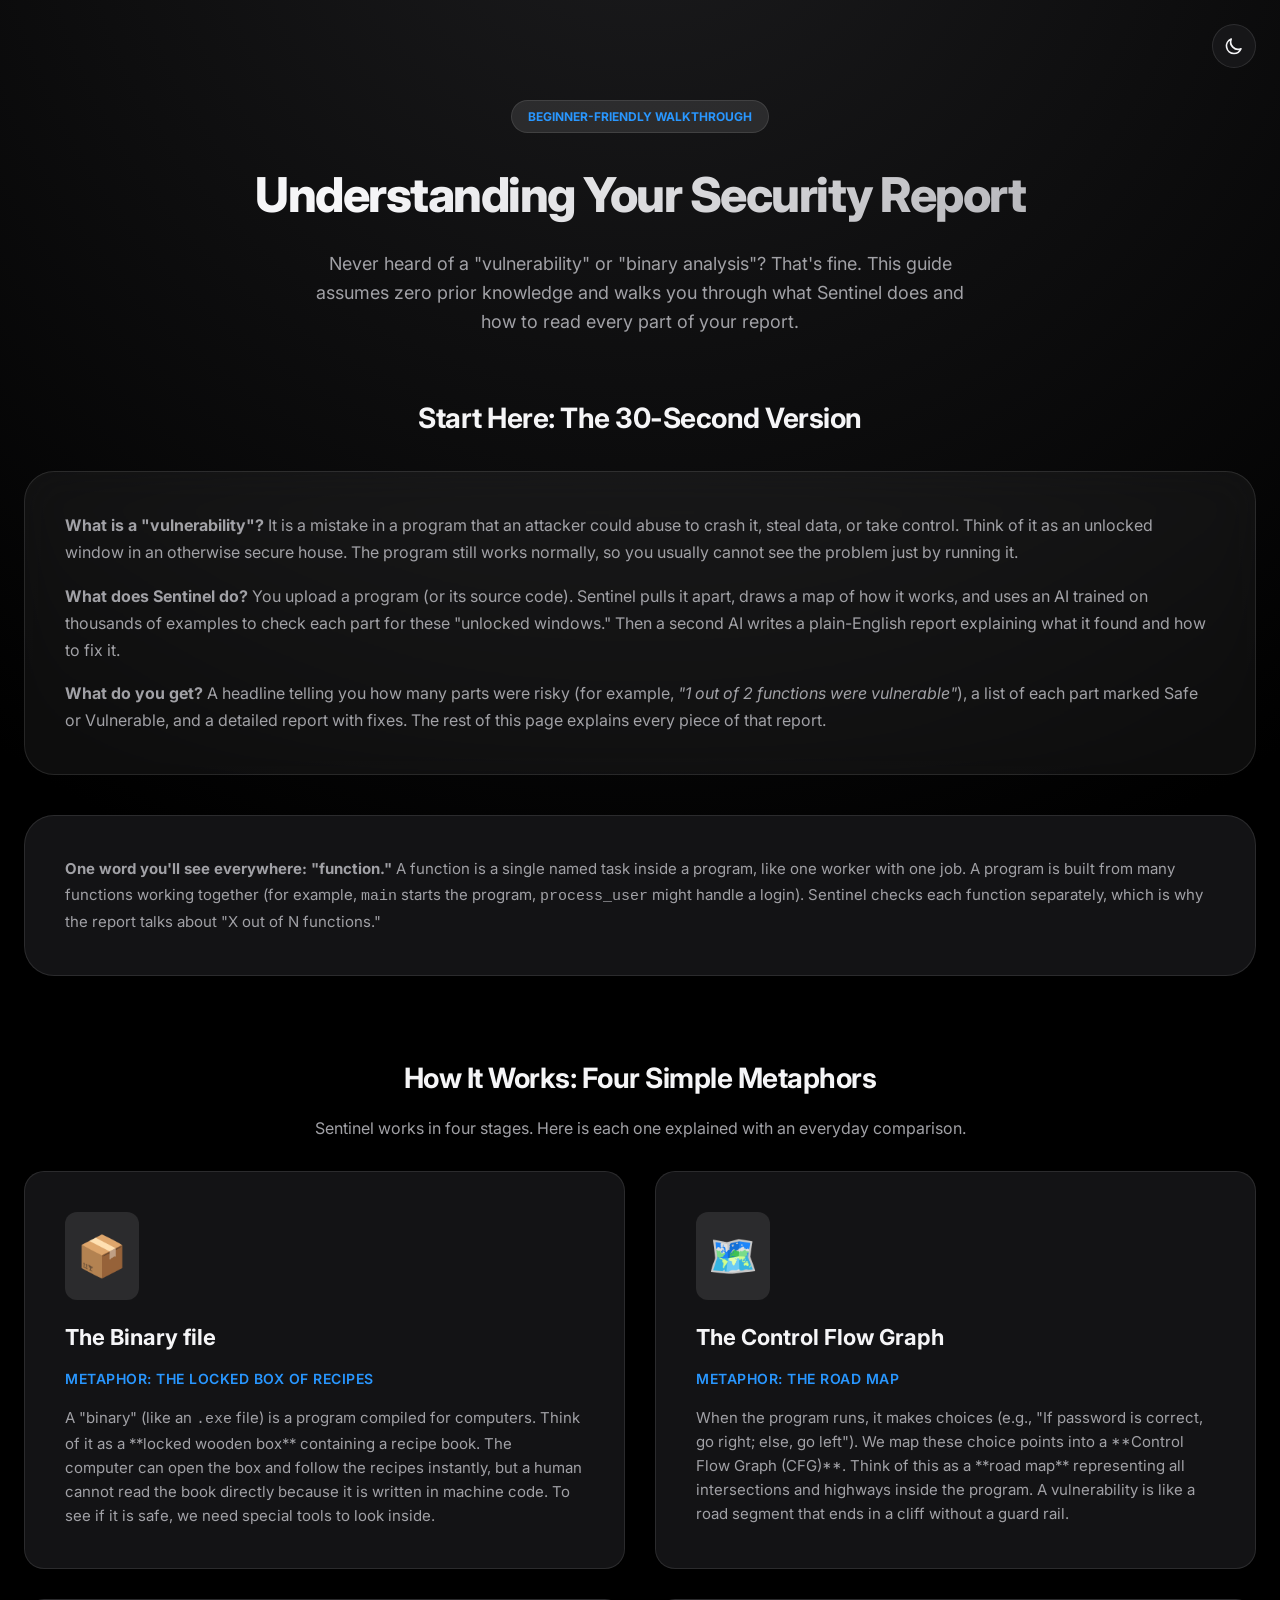
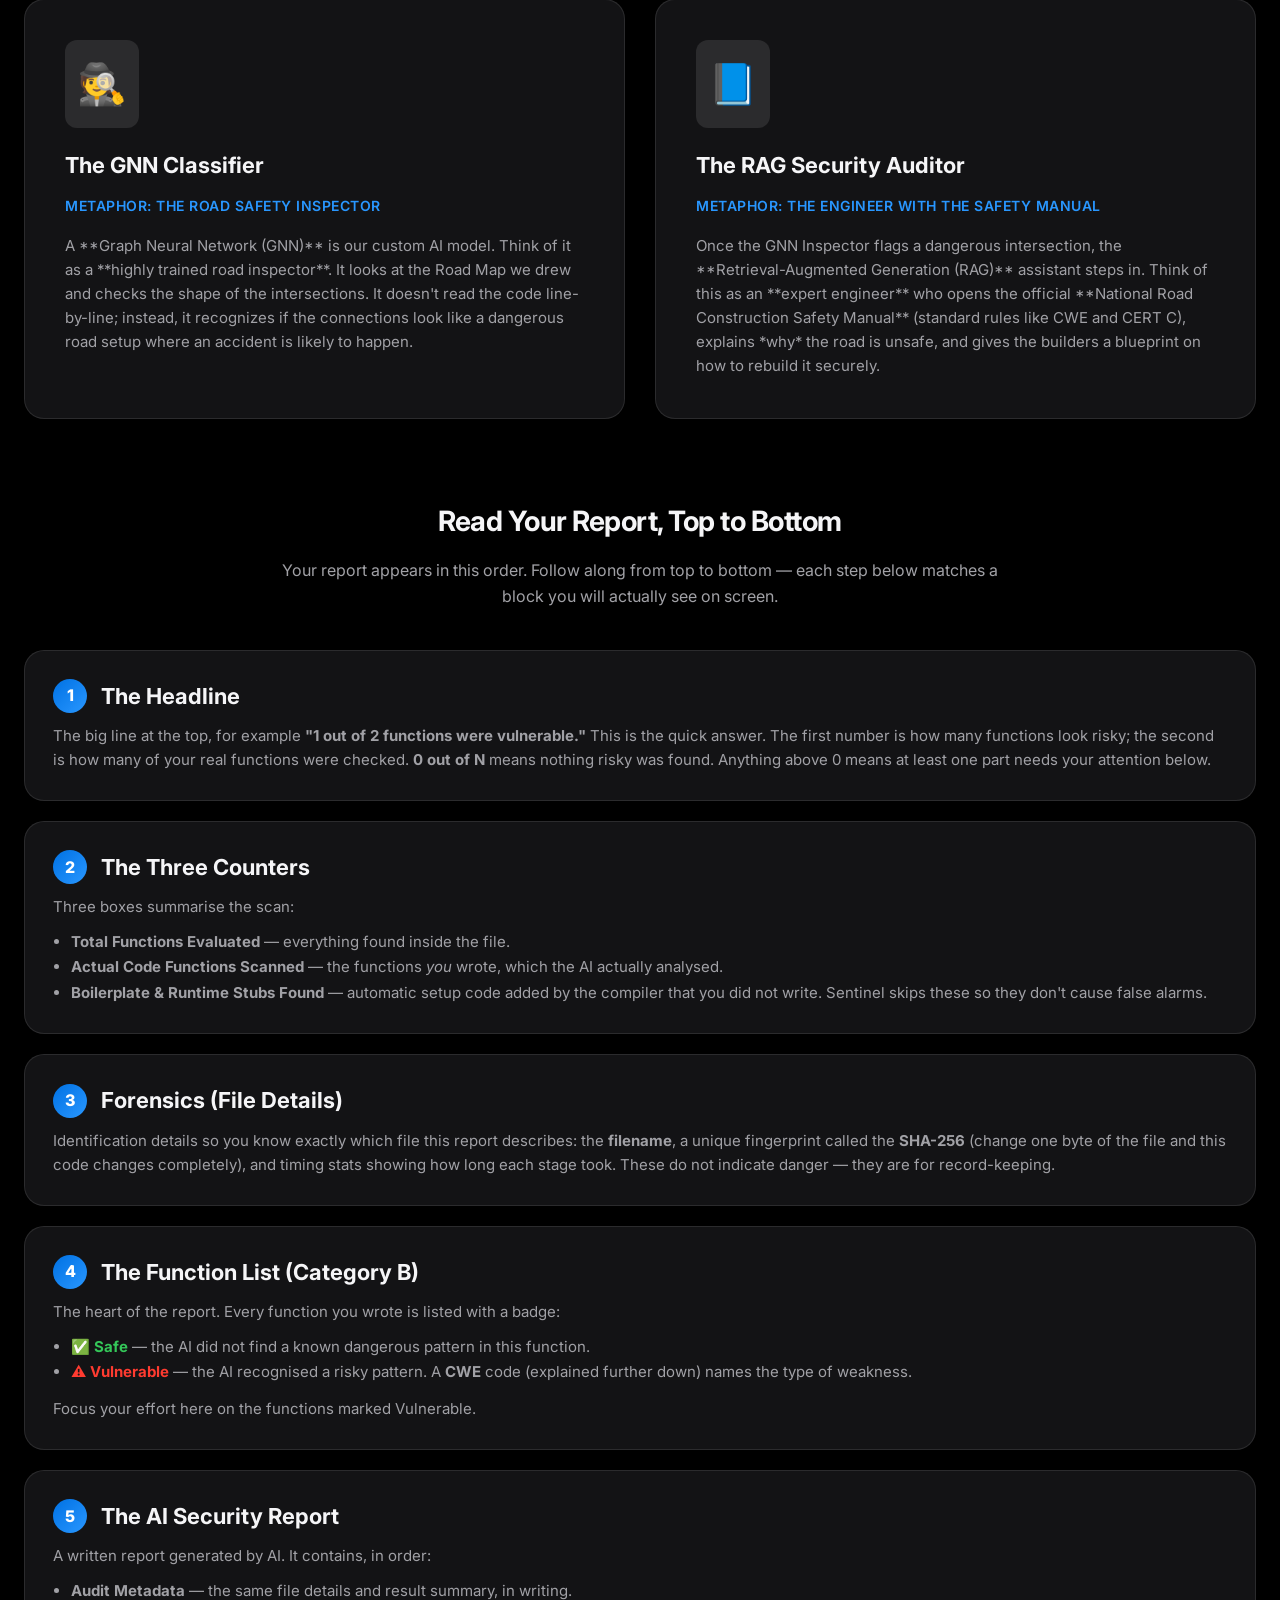
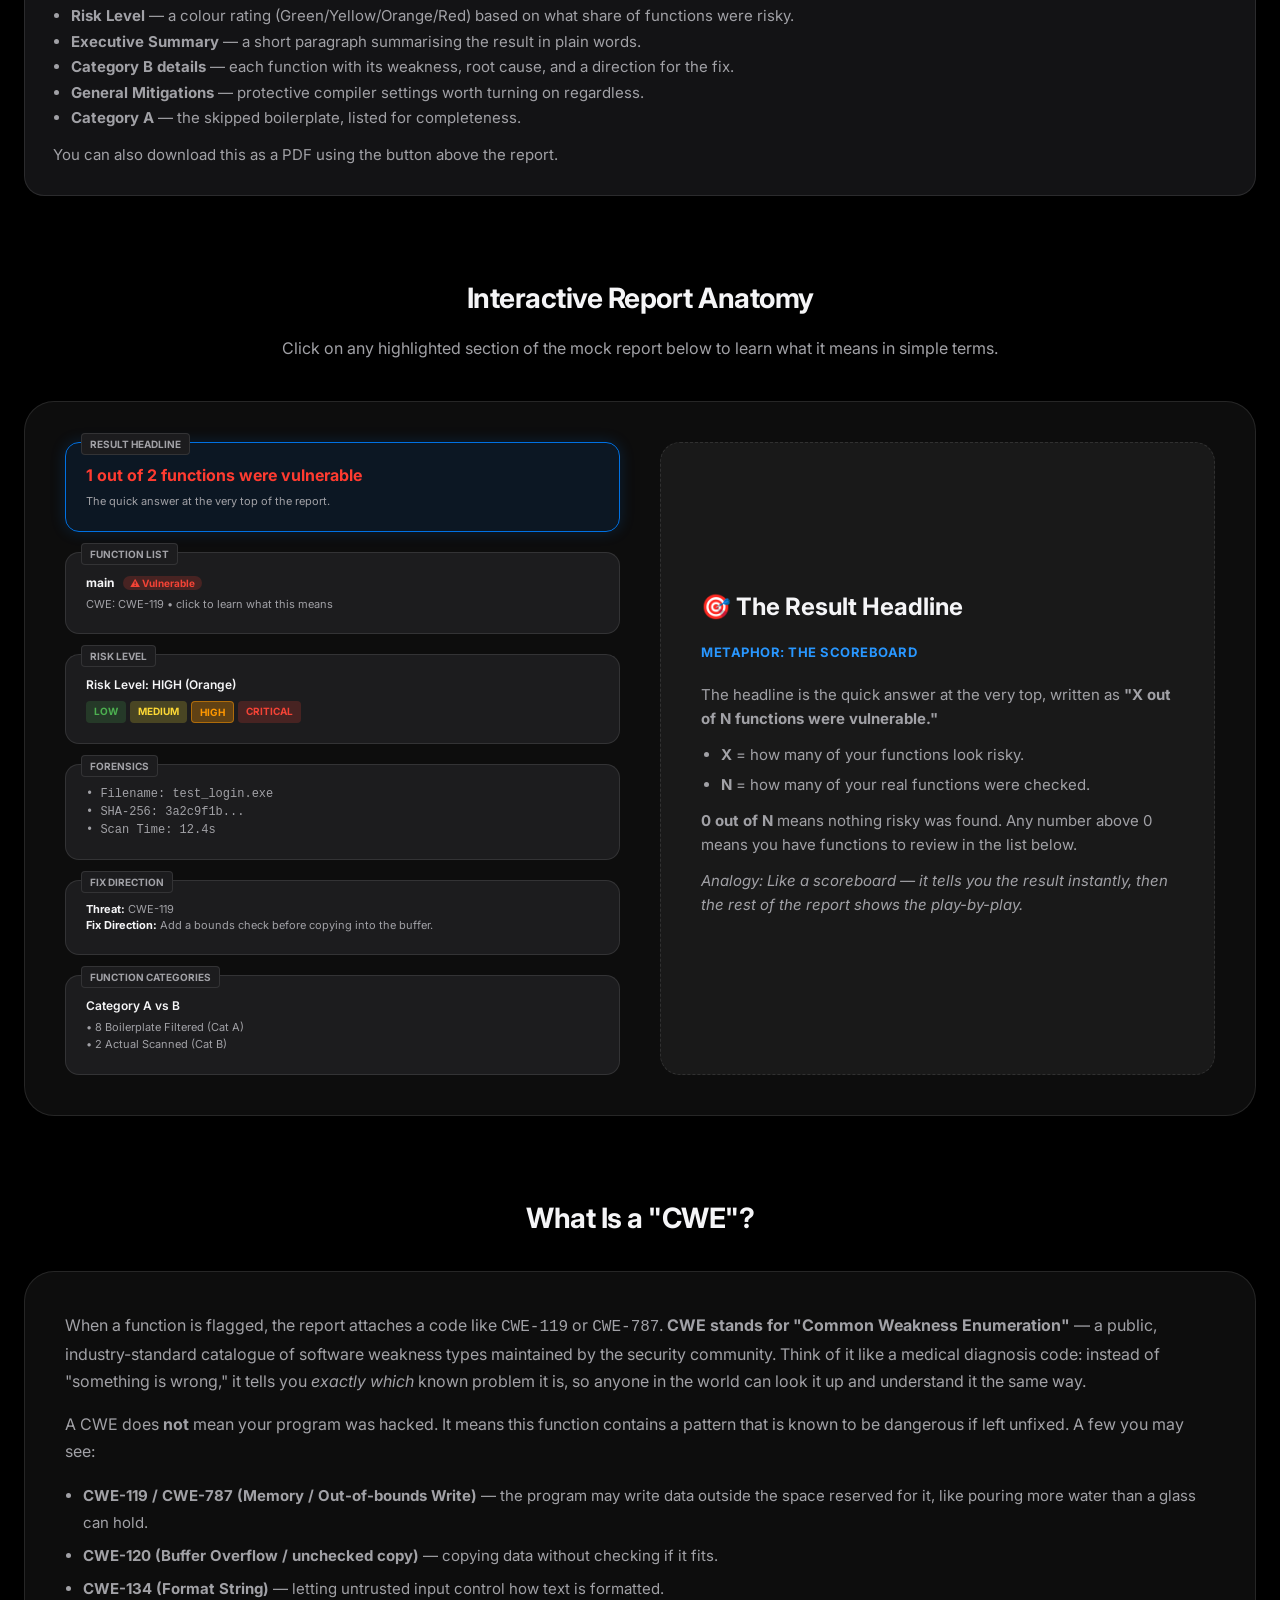
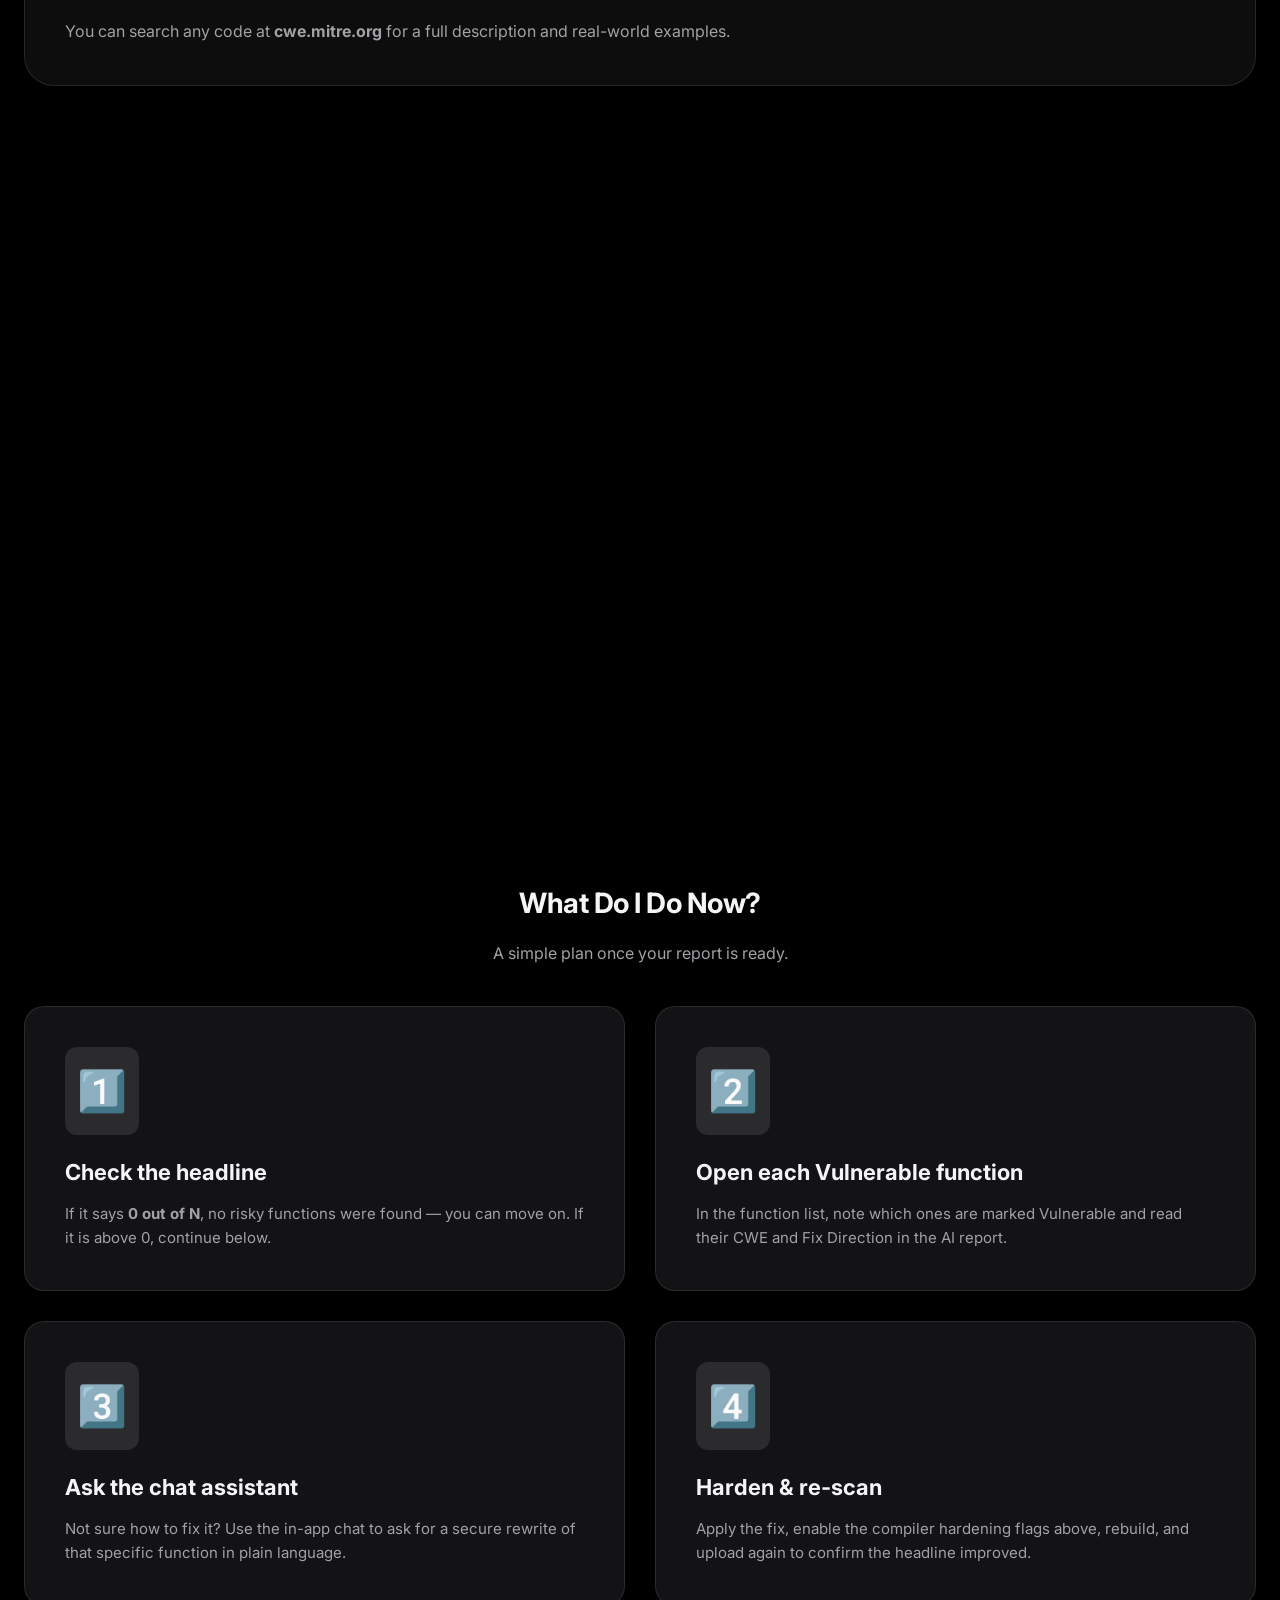
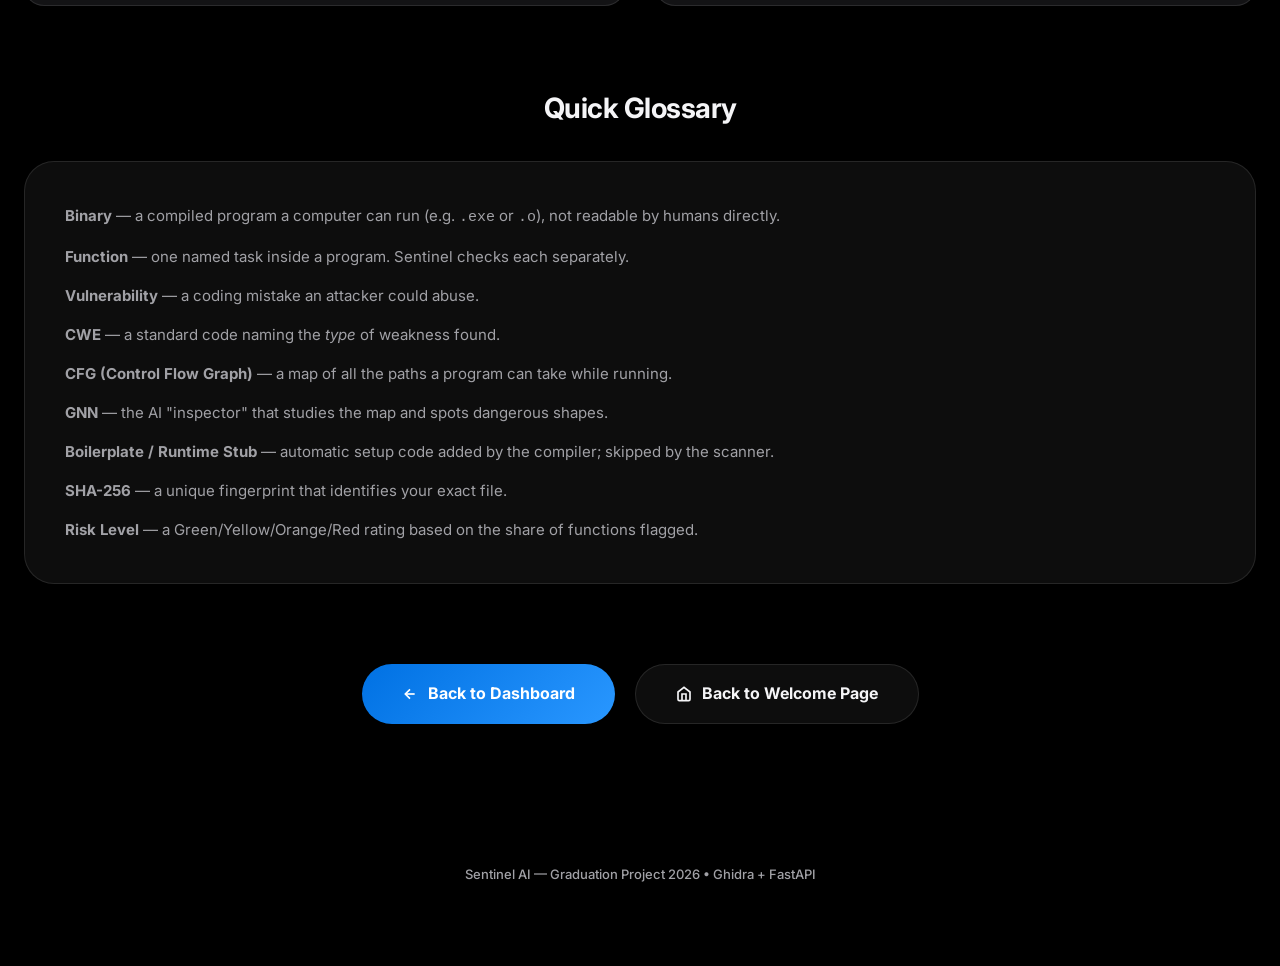
<file: templates/guide.html>
<!DOCTYPE html>
<html lang="en">
<head>
  <meta charset="UTF-8" />
  <meta name="viewport" content="width=device-width, initial-scale=1.0" />
  <title>Sentinel AI — Beginner's Guide</title>
  <meta name="description" content="A simple, non-technical guide to understanding binary vulnerability scanning and reading security reports." />
  <link rel="stylesheet" href="/static/css/style.css" />
  <link rel="icon" href="data:image/svg+xml,<svg xmlns='http://www.w3.org/2000/svg' viewBox='0 0 100 100'><text y='.9em' font-size='90'>&#x1f4d6;</text></svg>" />
  
  <script>
    (function() {
      const savedTheme = localStorage.getItem('sentinelTheme') || 'dark';
      if (savedTheme === 'dark') {
        document.documentElement.setAttribute('data-theme', 'dark');
      } else {
        document.documentElement.removeAttribute('data-theme');
      }
    })();
  </script>

  <style>
    /* Custom styles for the Guide Page to look exceptionally cool & premium */
    body {
      background: var(--bg-primary);
      color: var(--text-primary);
      transition: background 0.3s ease, color 0.3s ease;
    }
    body::before {
      background: radial-gradient(circle at 50% -20%, var(--bg-secondary) 0%, var(--bg-primary) 90%);
    }
    
    .guide-header {
      text-align: center;
      margin-bottom: 60px;
      padding-top: 40px;
    }
    
    .guide-header__badge {
      display: inline-flex;
      align-items: center;
      padding: 6px 16px;
      background: var(--border-glass);
      border-radius: 100px;
      font-size: 12px;
      font-weight: 700;
      color: var(--accent-secondary);
      text-transform: uppercase;
      margin-bottom: 24px;
      border: 1px solid var(--border-glass);
    }
    
    .guide-title {
      font-size: 48px;
      font-weight: 800;
      letter-spacing: -1.5px;
      margin-bottom: 16px;
      background: linear-gradient(135deg, var(--text-primary) 30%, var(--text-secondary) 100%);
      -webkit-background-clip: text;
      -webkit-text-fill-color: transparent;
    }
    
    .guide-subtitle {
      font-size: 18px;
      color: var(--text-secondary);
      max-width: 650px;
      margin: 0 auto;
    }
    
    /* Analogy Grid */
    .analogy-section {
      margin-bottom: 80px;
    }
    
    .section-headline {
      font-size: 28px;
      font-weight: 700;
      margin-bottom: 30px;
      text-align: center;
      letter-spacing: -0.5px;
    }
    
    .analogy-grid {
      display: grid;
      grid-template-columns: repeat(2, 1fr);
      gap: 30px;
    }
    
    .analogy-card {
      background: var(--bg-card);
      border: 1px solid var(--border-glass);
      border-radius: var(--radius-lg);
      padding: 40px;
      transition: all 0.4s cubic-bezier(0.16, 1, 0.3, 1);
      backdrop-filter: blur(20px);
    }
    
    .analogy-card:hover {
      transform: translateY(-5px);
      border-color: var(--border-glow);
      box-shadow: var(--shadow-card);
    }
    
    .analogy-card__icon {
      font-size: 40px;
      margin-bottom: 20px;
      display: inline-block;
      padding: 12px;
      background: var(--border-glass);
      border-radius: 12px;
    }
    
    .analogy-card__title {
      font-size: 22px;
      font-weight: 700;
      margin-bottom: 12px;
      color: var(--text-primary);
    }
    
    .analogy-card__metaphor {
      font-size: 14px;
      font-weight: 600;
      color: var(--accent-secondary);
      text-transform: uppercase;
      margin-bottom: 16px;
      letter-spacing: 0.5px;
    }
    
    .analogy-card__text {
      font-size: 15px;
      color: var(--text-secondary);
      line-height: 1.6;
    }
    
    /* Interactive Report Anatomy Explorer */
    .anatomy-section {
      margin-bottom: 80px;
    }
    
    .anatomy-container {
      display: grid;
      grid-template-columns: 1fr 1fr;
      gap: 40px;
      background: var(--bg-glass);
      border: 1px solid var(--border-glass);
      border-radius: var(--radius-xl);
      padding: 40px;
      backdrop-filter: blur(20px);
    }
    
    .report-mockup {
      display: flex;
      flex-direction: column;
      gap: 20px;
    }
    
    .mock-element {
      border: 1px solid var(--border-glass);
      background: var(--bg-secondary);
      border-radius: var(--radius-md);
      padding: 20px;
      cursor: pointer;
      transition: all 0.3s ease;
      position: relative;
    }
    
    .mock-element:hover {
      border-color: var(--accent-secondary);
      background: var(--border-glass);
    }
    
    .mock-element.selected {
      border-color: var(--accent-primary);
      background: rgba(0, 113, 227, 0.1);
      box-shadow: 0 0 15px rgba(0, 113, 227, 0.2);
    }
    
    .mock-element__label {
      position: absolute;
      top: -10px;
      left: 15px;
      background: var(--bg-secondary);
      padding: 2px 8px;
      border-radius: 4px;
      font-size: 10px;
      font-weight: 700;
      color: var(--text-secondary);
      border: 1px solid var(--border-glass);
      text-transform: uppercase;
    }
    
    .anatomy-explanation {
      display: flex;
      flex-direction: column;
      justify-content: center;
      background: var(--bg-glass);
      border: 1px dashed var(--border-glass);
      border-radius: var(--radius-lg);
      padding: 40px;
      min-height: 300px;
    }
    
    .explanation-placeholder {
      text-align: center;
      color: var(--text-muted);
    }
    
    .explanation-content {
      display: none;
      animation: fadeIn 0.4s ease;
    }
    
    .explanation-content.active {
      display: block;
    }
    
    .explanation-title {
      font-size: 24px;
      font-weight: 700;
      color: var(--text-primary);
      margin-bottom: 16px;
      display: flex;
      align-items: center;
      gap: 10px;
    }
    
    .explanation-metaphor {
      font-size: 13px;
      font-weight: 700;
      color: var(--accent-secondary);
      text-transform: uppercase;
      margin-bottom: 20px;
      letter-spacing: 0.5px;
    }
    
    .explanation-body {
      font-size: 15px;
      color: var(--text-secondary);
      line-height: 1.6;
    }
    
    .explanation-body p {
      margin-bottom: 12px;
    }
    
    .explanation-body ul {
      margin-left: 20px;
      margin-bottom: 12px;
    }
    
    .explanation-body li {
      margin-bottom: 6px;
    }
    
    /* Footer Action */
    .guide-actions {
      text-align: center;
      margin-bottom: 80px;
    }
    
    .btn--back {
      background: var(--accent-gradient);
      color: #ffffff;
      padding: 16px 40px;
      font-size: 16px;
      font-weight: 700;
      border-radius: 100px;
      border: none;
      cursor: pointer;
      text-decoration: none;
      display: inline-flex;
      align-items: center;
      gap: 10px;
      transition: all 0.3s ease;
    }
    .btn--back:hover {
      transform: scale(1.03);
      box-shadow: 0 10px 25px rgba(0, 113, 227, 0.4);
    }
    
    @media (max-width: 768px) {
      .analogy-grid { grid-template-columns: 1fr; }
      .anatomy-container { grid-template-columns: 1fr; }
      .guide-title { font-size: 36px; }
    }

    /* Hardening Section Grid */
    .hardening-grid {
      display: grid;
      grid-template-columns: repeat(2, 1fr);
      gap: 24px;
      margin-top: 30px;
    }
    .hardening-card {
      background: var(--bg-card);
      border: 1px solid var(--border-glass);
      border-radius: var(--radius-lg);
      padding: 30px;
      backdrop-filter: blur(20px);
      transition: all 0.3s ease;
      text-align: left;
    }
    .hardening-card:hover {
      border-color: var(--accent-secondary);
      transform: translateY(-2px);
    }
    .hardening-card__header {
      display: flex;
      justify-content: space-between;
      align-items: center;
      margin-bottom: 16px;
      border-bottom: 1px solid var(--border-glass);
      padding-bottom: 12px;
      flex-wrap: wrap;
      gap: 10px;
    }
    .flag-badge {
      background: var(--bg-secondary);
      color: var(--accent-primary);
      border: 1px solid var(--border-glass);
      font-size: 13px;
      font-weight: 700;
      padding: 4px 10px;
      border-radius: 6px;
    }
    .protection-type {
      font-size: 12px;
      font-weight: 700;
      color: var(--text-secondary);
      text-transform: uppercase;
      letter-spacing: 0.5px;
    }
    .hardening-card__body {
      font-size: 14px;
      line-height: 1.6;
      color: var(--text-secondary);
    }
    .hardening-card__body strong {
      color: var(--text-primary);
    }
    
    @media (max-width: 768px) {
      .hardening-grid {
        grid-template-columns: 1fr;
      }
    }
  </style>
</head>
<body>

<div class="app-container" style="opacity: 1; display: block; position: relative;">

  <button class="theme-toggle" id="themeToggle" title="Toggle Theme">
    <svg xmlns="http://www.w3.org/2000/svg" fill="none" viewBox="0 0 24 24" stroke="currentColor" stroke-width="2">
      <path stroke-linecap="round" stroke-linejoin="round" d="M20.354 15.354A9 9 0 018.646 3.646 9.003 9.003 0 0012 21a9.003 9.003 0 008.354-5.646z" />
    </svg>
  </button>

  <!-- HEADER -->
  <header class="guide-header reveal active">
    <div class="guide-header__badge">Beginner-Friendly Walkthrough</div>
    <h1 class="guide-title">Understanding Your Security Report</h1>
    <p class="guide-subtitle">
      Never heard of a "vulnerability" or "binary analysis"? That's fine. This guide assumes zero prior knowledge and walks you through what Sentinel does and how to read every part of your report.
    </p>
  </header>

  <!-- START HERE: PLAIN-LANGUAGE INTRO -->
  <section class="analogy-section reveal active">
    <h2 class="section-headline">Start Here: The 30-Second Version</h2>
    <div class="anatomy-container" style="grid-template-columns: 1fr; gap: 24px;">
      <div class="explanation-body" style="font-size: 16px; line-height: 1.7;">
        <p style="margin-bottom: 16px;">
          <strong>What is a "vulnerability"?</strong> It is a mistake in a program that an attacker could abuse to crash it, steal data, or take control. Think of it as an unlocked window in an otherwise secure house. The program still works normally, so you usually cannot see the problem just by running it.
        </p>
        <p style="margin-bottom: 16px;">
          <strong>What does Sentinel do?</strong> You upload a program (or its source code). Sentinel pulls it apart, draws a map of how it works, and uses an AI trained on thousands of examples to check each part for these "unlocked windows." Then a second AI writes a plain-English report explaining what it found and how to fix it.
        </p>
        <p style="margin-bottom: 0;">
          <strong>What do you get?</strong> A headline telling you how many parts were risky (for example, <em>"1 out of 2 functions were vulnerable"</em>), a list of each part marked Safe or Vulnerable, and a detailed report with fixes. The rest of this page explains every piece of that report.
        </p>
      </div>
    </div>
  </section>

  <!-- KEY WORD: FUNCTION -->
  <section class="analogy-section reveal active" style="margin-top: -40px;">
    <div class="anatomy-container" style="grid-template-columns: 1fr; gap: 0; background: var(--bg-card);">
      <div class="explanation-body" style="font-size: 15px; line-height: 1.7;">
        <p style="margin-bottom: 0;">
          <strong>One word you'll see everywhere: "function."</strong> A function is a single named task inside a program, like one worker with one job. A program is built from many functions working together (for example, <code>main</code> starts the program, <code>process_user</code> might handle a login). Sentinel checks each function separately, which is why the report talks about "X out of N functions."
        </p>
      </div>
    </div>
  </section>

  <!-- ANALOGIES SECTION -->
  <section class="analogy-section reveal active">
    <h2 class="section-headline">How It Works: Four Simple Metaphors</h2>
    <p style="text-align: center; color: var(--text-secondary); margin-bottom: 30px; margin-top: -15px;">
      Sentinel works in four stages. Here is each one explained with an everyday comparison.
    </p>
    <div class="analogy-grid">
      
      <!-- Card 1: Binary -->
      <div class="analogy-card">
        <span class="analogy-card__icon">📦</span>
        <h3 class="analogy-card__title">The Binary file</h3>
        <div class="analogy-card__metaphor">Metaphor: The Locked Box of Recipes</div>
        <p class="analogy-card__text">
          A "binary" (like an <code>.exe</code> file) is a program compiled for computers. Think of it as a **locked wooden box** containing a recipe book. The computer can open the box and follow the recipes instantly, but a human cannot read the book directly because it is written in machine code. To see if it is safe, we need special tools to look inside.
        </p>
      </div>

      <!-- Card 2: CFG -->
      <div class="analogy-card">
        <span class="analogy-card__icon">🗺️</span>
        <h3 class="analogy-card__title">The Control Flow Graph</h3>
        <div class="analogy-card__metaphor">Metaphor: The Road Map</div>
        <p class="analogy-card__text">
          When the program runs, it makes choices (e.g., "If password is correct, go right; else, go left"). We map these choice points into a **Control Flow Graph (CFG)**. Think of this as a **road map** representing all intersections and highways inside the program. A vulnerability is like a road segment that ends in a cliff without a guard rail.
        </p>
      </div>

      <!-- Card 3: GNN -->
      <div class="analogy-card">
        <span class="analogy-card__icon">🕵️</span>
        <h3 class="analogy-card__title">The GNN Classifier</h3>
        <div class="analogy-card__metaphor">Metaphor: The Road Safety Inspector</div>
        <p class="analogy-card__text">
          A **Graph Neural Network (GNN)** is our custom AI model. Think of it as a **highly trained road inspector**. It looks at the Road Map we drew and checks the shape of the intersections. It doesn't read the code line-by-line; instead, it recognizes if the connections look like a dangerous road setup where an accident is likely to happen.
        </p>
      </div>

      <!-- Card 4: RAG -->
      <div class="analogy-card">
        <span class="analogy-card__icon">📘</span>
        <h3 class="analogy-card__title">The RAG Security Auditor</h3>
        <div class="analogy-card__metaphor">Metaphor: The Engineer with the Safety Manual</div>
        <p class="analogy-card__text">
          Once the GNN Inspector flags a dangerous intersection, the **Retrieval-Augmented Generation (RAG)** assistant steps in. Think of this as an **expert engineer** who opens the official **National Road Construction Safety Manual** (standard rules like CWE and CERT C), explains *why* the road is unsafe, and gives the builders a blueprint on how to rebuild it securely.
        </p>
      </div>

    </div>
  </section>

  <!-- READ YOUR REPORT TOP TO BOTTOM -->
  <section class="analogy-section reveal active">
    <h2 class="section-headline">Read Your Report, Top to Bottom</h2>
    <p style="text-align: center; color: var(--text-secondary); margin-bottom: 40px; margin-top: -15px; max-width: 720px; margin-left: auto; margin-right: auto;">
      Your report appears in this order. Follow along from top to bottom — each step below matches a block you will actually see on screen.
    </p>

    <div style="display: flex; flex-direction: column; gap: 20px;">

      <!-- Step 1: Headline -->
      <div class="analogy-card" style="padding: 28px;">
        <div style="display:flex; align-items:center; gap:14px; margin-bottom: 10px;">
          <span style="flex-shrink:0; width:34px; height:34px; border-radius:50%; background: var(--accent-gradient); color:#fff; font-weight:800; display:flex; align-items:center; justify-content:center;">1</span>
          <h3 class="analogy-card__title" style="margin:0;">The Headline</h3>
        </div>
        <p class="analogy-card__text">
          The big line at the top, for example <strong>"1 out of 2 functions were vulnerable."</strong> This is the quick answer. The first number is how many functions look risky; the second is how many of your real functions were checked. <strong>0 out of N</strong> means nothing risky was found. Anything above 0 means at least one part needs your attention below.
        </p>
      </div>

      <!-- Step 2: Counters -->
      <div class="analogy-card" style="padding: 28px;">
        <div style="display:flex; align-items:center; gap:14px; margin-bottom: 10px;">
          <span style="flex-shrink:0; width:34px; height:34px; border-radius:50%; background: var(--accent-gradient); color:#fff; font-weight:800; display:flex; align-items:center; justify-content:center;">2</span>
          <h3 class="analogy-card__title" style="margin:0;">The Three Counters</h3>
        </div>
        <p class="analogy-card__text">
          Three boxes summarise the scan:
        </p>
        <ul style="margin: 10px 0 0 18px; color: var(--text-secondary); font-size: 15px; line-height: 1.7;">
          <li><strong>Total Functions Evaluated</strong> — everything found inside the file.</li>
          <li><strong>Actual Code Functions Scanned</strong> — the functions <em>you</em> wrote, which the AI actually analysed.</li>
          <li><strong>Boilerplate &amp; Runtime Stubs Found</strong> — automatic setup code added by the compiler that you did not write. Sentinel skips these so they don't cause false alarms.</li>
        </ul>
      </div>

      <!-- Step 3: Forensics -->
      <div class="analogy-card" style="padding: 28px;">
        <div style="display:flex; align-items:center; gap:14px; margin-bottom: 10px;">
          <span style="flex-shrink:0; width:34px; height:34px; border-radius:50%; background: var(--accent-gradient); color:#fff; font-weight:800; display:flex; align-items:center; justify-content:center;">3</span>
          <h3 class="analogy-card__title" style="margin:0;">Forensics (File Details)</h3>
        </div>
        <p class="analogy-card__text">
          Identification details so you know exactly which file this report describes: the <strong>filename</strong>, a unique fingerprint called the <strong>SHA-256</strong> (change one byte of the file and this code changes completely), and timing stats showing how long each stage took. These do not indicate danger — they are for record-keeping.
        </p>
      </div>

      <!-- Step 4: Function list -->
      <div class="analogy-card" style="padding: 28px;">
        <div style="display:flex; align-items:center; gap:14px; margin-bottom: 10px;">
          <span style="flex-shrink:0; width:34px; height:34px; border-radius:50%; background: var(--accent-gradient); color:#fff; font-weight:800; display:flex; align-items:center; justify-content:center;">4</span>
          <h3 class="analogy-card__title" style="margin:0;">The Function List (Category B)</h3>
        </div>
        <p class="analogy-card__text">
          The heart of the report. Every function you wrote is listed with a badge:
        </p>
        <ul style="margin: 10px 0 0 18px; color: var(--text-secondary); font-size: 15px; line-height: 1.7;">
          <li><span style="color: var(--safe-color); font-weight:700;">✅ Safe</span> — the AI did not find a known dangerous pattern in this function.</li>
          <li><span style="color: var(--danger-color); font-weight:700;">⚠️ Vulnerable</span> — the AI recognised a risky pattern. A <strong>CWE</strong> code (explained further down) names the type of weakness.</li>
        </ul>
        <p class="analogy-card__text" style="margin-top: 12px;">
          Focus your effort here on the functions marked Vulnerable.
        </p>
      </div>

      <!-- Step 5: AI report -->
      <div class="analogy-card" style="padding: 28px;">
        <div style="display:flex; align-items:center; gap:14px; margin-bottom: 10px;">
          <span style="flex-shrink:0; width:34px; height:34px; border-radius:50%; background: var(--accent-gradient); color:#fff; font-weight:800; display:flex; align-items:center; justify-content:center;">5</span>
          <h3 class="analogy-card__title" style="margin:0;">The AI Security Report</h3>
        </div>
        <p class="analogy-card__text">
          A written report generated by AI. It contains, in order:
        </p>
        <ul style="margin: 10px 0 0 18px; color: var(--text-secondary); font-size: 15px; line-height: 1.7;">
              <li><strong>Audit Metadata</strong> — the same file details and result summary, in writing.</li>
          <li><strong>Risk Level</strong> — a colour rating (Green/Yellow/Orange/Red) based on what share of functions were risky.</li>
          <li><strong>Executive Summary</strong> — a short paragraph summarising the result in plain words.</li>
          <li><strong>Category B details</strong> — each function with its weakness, root cause, and a direction for the fix.</li>
          <li><strong>General Mitigations</strong> — protective compiler settings worth turning on regardless.</li>
          <li><strong>Category A</strong> — the skipped boilerplate, listed for completeness.</li>
        </ul>
        <p class="analogy-card__text" style="margin-top: 12px;">
          You can also download this as a PDF using the button above the report.
        </p>
      </div>

    </div>
  </section>

  <!-- REPORT EXPLORER SECTION -->
  <section class="anatomy-section reveal active">
    <h2 class="section-headline">Interactive Report Anatomy</h2>
    <p style="text-align: center; color: var(--text-secondary); margin-bottom: 40px; margin-top: -15px;">
      Click on any highlighted section of the mock report below to learn what it means in simple terms.
    </p>
    
    <div class="anatomy-container">
      
      <!-- Mockup Column -->
      <div class="report-mockup">
        
        <!-- Element 1: Result Headline -->
        <div class="mock-element selected" onclick="selectElement('headline')" id="el-headline">
          <div class="mock-element__label">Result Headline</div>
          <div style="font-weight: 700; color: var(--danger-color); font-size: 16px; margin-bottom: 4px;">1 out of 2 functions were vulnerable</div>
          <div style="font-size: 11px; color: var(--text-secondary);">The quick answer at the very top of the report.</div>
        </div>

        <!-- Element 1b: Function Cards -->
        <div class="mock-element" onclick="selectElement('functions')" id="el-functions">
          <div class="mock-element__label">Function List</div>
          <div style="font-size: 12px; color: var(--text-primary); margin-bottom: 4px;">
            <span style="font-weight:700;">main</span>
            <span style="margin-left:6px; padding: 1px 7px; border-radius: 10px; font-size: 10px; font-weight: 700; background: rgba(244, 67, 54, 0.2); color: #F44336;">⚠️ Vulnerable</span>
          </div>
          <div style="font-size: 11px; color: var(--text-secondary);">CWE: CWE-119 &bull; click to learn what this means</div>
        </div>

        <!-- Element 2: Risk Level -->
        <div class="mock-element" onclick="selectElement('risklevel')" id="el-risklevel">
          <div class="mock-element__label">Risk Level</div>
          <div style="font-size: 12px; font-weight: 600; margin-bottom: 6px; color: var(--text-primary);">Risk Level: HIGH (Orange)</div>
          <div style="display: flex; gap: 4px; margin-top: 4px;">
            <span style="padding: 2px 8px; border-radius: 4px; font-size: 10px; font-weight: 700; background: rgba(76, 175, 80, 0.2); color: #4CAF50;">LOW</span>
            <span style="padding: 2px 8px; border-radius: 4px; font-size: 10px; font-weight: 700; background: rgba(255, 235, 59, 0.2); color: #FDD835;">MEDIUM</span>
            <span style="padding: 2px 8px; border-radius: 4px; font-size: 10px; font-weight: 700; background: rgba(255, 152, 0, 0.3); color: #FF9800; border: 1px solid rgba(255, 152, 0, 0.5);">HIGH</span>
            <span style="padding: 2px 8px; border-radius: 4px; font-size: 10px; font-weight: 700; background: rgba(244, 67, 54, 0.2); color: #F44336;">CRITICAL</span>
          </div>
        </div>

        <!-- Element 3: Labeled List -->
        <div class="mock-element" onclick="selectElement('metadata')" id="el-metadata">
          <div class="mock-element__label">Forensics</div>
          <div style="font-size: 12px; font-family: monospace; line-height: 1.5; color: var(--text-secondary);">
            • Filename: test_login.exe<br/>
            • SHA-256: 3a2c9f1b...<br/>
            • Scan Time: 12.4s
          </div>
        </div>

        <!-- Element 4: Remediation -->
        <div class="mock-element" onclick="selectElement('remediation')" id="el-remediation">
          <div class="mock-element__label">Fix Direction</div>
          <div style="font-size: 11px; line-height: 1.5; color: var(--text-secondary);">
            <strong style="color: var(--text-primary);">Threat:</strong> CWE-119<br/>
            <strong style="color: var(--text-primary);">Fix Direction:</strong> Add a bounds check before copying into the buffer.
          </div>
        </div>

        <!-- Element 5: Categories -->
        <div class="mock-element" onclick="selectElement('categories')" id="el-categories">
          <div class="mock-element__label">Function Categories</div>
          <div style="font-size: 12px; font-weight: 600; margin-bottom: 4px; color: var(--text-primary);">Category A vs B</div>
          <div style="font-size: 11px; color: var(--text-secondary);">
            • 8 Boilerplate Filtered (Cat A)<br/>
            • 2 Actual Scanned (Cat B)
          </div>
        </div>
        
      </div>

      <!-- Explanation Column -->
      <div class="anatomy-explanation" id="explanationBox">
        
        <div class="explanation-placeholder" id="placeholderText">
          <h3>👈 Select an Element</h3>
          <p style="margin-top: 10px; font-size: 14px;">Click on any section of the mockup report to reveal its non-technical explanation and real-world significance.</p>
        </div>

        <!-- Headline Explanation -->
        <div class="explanation-content" id="exp-headline">
          <div class="explanation-title">🎯 The Result Headline</div>
          <div class="explanation-metaphor">Metaphor: The Scoreboard</div>
          <div class="explanation-body">
            <p>The headline is the quick answer at the very top, written as <strong>"X out of N functions were vulnerable."</strong></p>
            <ul>
              <li><strong>X</strong> = how many of your functions look risky.</li>
              <li><strong>N</strong> = how many of your real functions were checked.</li>
            </ul>
            <p><strong>0 out of N</strong> means nothing risky was found. Any number above 0 means you have functions to review in the list below.</p>
            <p><em>Analogy: Like a scoreboard — it tells you the result instantly, then the rest of the report shows the play-by-play.</em></p>
          </div>
        </div>

        <!-- Function List Explanation -->
        <div class="explanation-content" id="exp-functions">
          <div class="explanation-title">📋 The Function List</div>
          <div class="explanation-metaphor">Metaphor: The Health Check-up Results</div>
          <div class="explanation-body">
            <p>Every function you wrote gets its own row with a badge, like results from a medical check-up where each organ is checked separately:</p>
            <ul>
              <li><strong style="color: var(--safe-color);">✅ Safe</strong>: No known dangerous pattern was found in this function.</li>
              <li><strong style="color: var(--danger-color);">⚠️ Vulnerable</strong>: A risky pattern was recognised. A <strong>CWE</strong> code names the weakness type (see the CWE section below).</li>
            </ul>
            <p>Spend your time on the functions marked Vulnerable — those are the ones that may need fixing.</p>
          </div>
        </div>

        <!-- Risk Level Explanation -->
        <div class="explanation-content" id="exp-risklevel">
          <div class="explanation-title">📊 Risk Level</div>
          <div class="explanation-metaphor">Metaphor: The Weather Warning System</div>
          <div class="explanation-body">
            <p>The <strong>Risk Level</strong> is a color-coded severity tier based on the percentage of functions flagged as vulnerable:</p>
            <ul>
              <li><strong>GREEN (Low)</strong>: 0% — No vulnerabilities detected. All clear.</li>
              <li><strong>YELLOW (Medium)</strong>: 1-25% — Some functions flagged. Review recommended.</li>
              <li><strong>ORANGE (High)</strong>: 26-50% — Significant threat surface. Remediation needed before deployment.</li>
              <li><strong>RED (Critical)</strong>: 51%+ — Majority of functions are vulnerable. Immediate intervention required.</li>
            </ul>
            <p><em>Analogy: Like a weather warning system — Green is clear skies, Yellow is watch advisory, Orange is a warning, and Red is a severe emergency alert.</em></p>
          </div>
        </div>

        <!-- Metadata Explanation -->
        <div class="explanation-content" id="exp-metadata">
          <div class="explanation-title">🔍 Forensics</div>
          <div class="explanation-metaphor">Metaphor: The File's ID Card & Receipt</div>
          <div class="explanation-body">
            <p>Identification details so you know exactly which file this report describes. These do <strong>not</strong> indicate danger:</p>
            <ul>
              <li><strong>Filename</strong>: The name of the file you uploaded.</li>
              <li><strong>SHA-256 Checksum</strong>: A unique digital fingerprint. Change a single byte of the file and this code changes completely, proving the report matches this exact file.</li>
              <li><strong>Decompile / Inference / Total Time</strong>: How long each stage took — useful context, like a receipt showing the work done.</li>
            </ul>
          </div>
        </div>

        <!-- Remediation Explanation -->
        <div class="explanation-content" id="exp-remediation">
          <div class="explanation-title">🛠️ Fix Direction</div>
          <div class="explanation-metaphor">Metaphor: The Repair Instructions</div>
          <div class="explanation-body">
            <p>For every flagged function, the AI report gives a short, practical breakdown:</p>
            <ul>
              <li><strong>Threat ID</strong>: the CWE weakness type.</li>
              <li><strong>Root Cause</strong>: why it is risky in one line.</li>
              <li><strong>CERT C Rule Violated</strong>: the official coding rule it breaks.</li>
              <li><strong>Fix Direction</strong>: a one-line pointer on how to repair it.</li>
            </ul>
            <p>Need a full corrected code example? Open the in-app chat assistant and ask it about the flagged function — it can walk you through a secure rewrite.</p>
          </div>
        </div>

        <!-- Categories Explanation -->
        <div class="explanation-content" id="exp-categories">
          <div class="explanation-title">🗂️ Category A vs B</div>
          <div class="explanation-metaphor">Metaphor: The Packaging vs The Product</div>
          <div class="explanation-body">
            <p>When you compile a program, the compiler injects a lot of "invisible" setup code (like <code>_init</code> or <code>_start_c</code>) that you never wrote. Sentinel AI separates these so they don't trigger false alarms.</p>
            <ul>
              <li><strong>Category A (Boilerplate)</strong>: The "packaging" (startup stubs, library wrappers). These are filtered out and ignored by the vulnerability scanner.</li>
              <li><strong>Category B (Actual Code)</strong>: The "product" (the actual logic functions you wrote like <code>main</code> or <code>process_user</code>). These are heavily analyzed.</li>
            </ul>
          </div>
        </div>

      </div>

    </div>
  </section>

  <!-- WHAT IS A CWE -->
  <section class="analogy-section reveal active">
    <h2 class="section-headline">What Is a "CWE"?</h2>
    <div class="anatomy-container" style="grid-template-columns: 1fr; gap: 24px;">
      <div class="explanation-body" style="font-size: 16px; line-height: 1.7;">
        <p style="margin-bottom: 16px;">
          When a function is flagged, the report attaches a code like <code>CWE-119</code> or <code>CWE-787</code>. <strong>CWE stands for "Common Weakness Enumeration"</strong> — a public, industry-standard catalogue of software weakness types maintained by the security community. Think of it like a medical diagnosis code: instead of "something is wrong," it tells you <em>exactly which</em> known problem it is, so anyone in the world can look it up and understand it the same way.
        </p>
        <p style="margin-bottom: 16px;">
          A CWE does <strong>not</strong> mean your program was hacked. It means this function contains a pattern that is known to be dangerous if left unfixed. A few you may see:
        </p>
        <ul style="margin: 0 0 16px 18px; color: var(--text-secondary); font-size: 15px; line-height: 1.8;">
          <li><strong>CWE-119 / CWE-787 (Memory / Out-of-bounds Write)</strong> — the program may write data outside the space reserved for it, like pouring more water than a glass can hold.</li>
          <li><strong>CWE-120 (Buffer Overflow / unchecked copy)</strong> — copying data without checking if it fits.</li>
          <li><strong>CWE-134 (Format String)</strong> — letting untrusted input control how text is formatted.</li>
        </ul>
        <p style="margin-bottom: 0;">
          You can search any code at <strong>cwe.mitre.org</strong> for a full description and real-world examples.
        </p>
      </div>
    </div>
  </section>

  <!-- COMPILER HARDENING FLAGS CHEATSHEET -->
  <section class="hardening-section reveal" style="margin-bottom: 80px;">
    <h2 class="section-headline">⚡ GCC/Clang Compiler Hardening Reference</h2>
    <p style="text-align: center; color: var(--text-secondary); max-width: 700px; margin: 0 auto 40px; font-size: 15px;">
      Prevent exploitation of remaining buffer weaknesses by instructing the compiler to generate secure binary structures. Always include these flags during release compilation:
    </p>
    
    <div class="hardening-grid">
      <div class="hardening-card">
        <div class="hardening-card__header">
          <span class="flag-badge font-mono">-fstack-protector-strong</span>
          <span class="protection-type">Stack Guard</span>
        </div>
        <div class="hardening-card__body">
          <strong>Defends Against:</strong> Stack Smashing / Stack Buffer Overflow (CWE-121).<br/>
          <strong>How it works:</strong> Places a secret random integer ("canary") on the stack frame right before the return pointer. If a buffer overflows, the canary is corrupted first. The runtime detects this and terminates execution before payload hijack occurs.
        </div>
      </div>

      <div class="hardening-card">
        <div class="hardening-card__header">
          <span class="flag-badge font-mono">-D_FORTIFY_SOURCE=2</span>
          <span class="protection-type">Safe Library Functions</span>
        </div>
        <div class="hardening-card__body">
          <strong>Defends Against:</strong> Unchecked String Copies & Format Strings (CWE-120, CWE-134).<br/>
          <strong>How it works:</strong> Replaces calls to vulnerable functions (like <code>strcpy</code>, <code>memcpy</code>) with compile-time and run-time size-checked equivalents (e.g. <code>__strcpy_chk</code>) if buffer sizes are statically known.
        </div>
      </div>

      <div class="hardening-card">
        <div class="hardening-card__header">
          <span class="flag-badge font-mono">-fPIE -pie</span>
          <span class="protection-type">ASLR Compatibility</span>
        </div>
        <div class="hardening-card__body">
          <strong>Defends Against:</strong> Return-Oriented Programming (ROP) Gadget Chains.<br/>
          <strong>How it works:</strong> Compiles the executable as position-independent, allowing the OS kernel to randomize the code section load address (Address Space Layout Randomization). Attackers cannot guess gadget memory locations.
        </div>
      </div>

      <div class="hardening-card">
        <div class="hardening-card__header">
          <span class="flag-badge font-mono">-Wl,-z,relro,-z,now</span>
          <span class="protection-type">Full RELRO</span>
        </div>
        <div class="hardening-card__body">
          <strong>Defends Against:</strong> Global Offset Table (GOT) Overwrites.<br/>
          <strong>How it works:</strong> Marks the Global Offset Table as read-only after resolving external function pointers at load time. Attackers cannot overwrite library calls (like redirecting <code>printf</code> to <code>system</code>).
        </div>
      </div>
    </div>
  </section>

  <!-- WHAT DO I DO NOW -->
  <section class="analogy-section reveal active">
    <h2 class="section-headline">What Do I Do Now?</h2>
    <p style="text-align: center; color: var(--text-secondary); margin-bottom: 40px; margin-top: -15px;">
      A simple plan once your report is ready.
    </p>
    <div class="analogy-grid">
      <div class="analogy-card">
        <span class="analogy-card__icon">1️⃣</span>
        <h3 class="analogy-card__title">Check the headline</h3>
        <p class="analogy-card__text">If it says <strong>0 out of N</strong>, no risky functions were found — you can move on. If it is above 0, continue below.</p>
      </div>
      <div class="analogy-card">
        <span class="analogy-card__icon">2️⃣</span>
        <h3 class="analogy-card__title">Open each Vulnerable function</h3>
        <p class="analogy-card__text">In the function list, note which ones are marked Vulnerable and read their CWE and Fix Direction in the AI report.</p>
      </div>
      <div class="analogy-card">
        <span class="analogy-card__icon">3️⃣</span>
        <h3 class="analogy-card__title">Ask the chat assistant</h3>
        <p class="analogy-card__text">Not sure how to fix it? Use the in-app chat to ask for a secure rewrite of that specific function in plain language.</p>
      </div>
      <div class="analogy-card">
        <span class="analogy-card__icon">4️⃣</span>
        <h3 class="analogy-card__title">Harden &amp; re-scan</h3>
        <p class="analogy-card__text">Apply the fix, enable the compiler hardening flags above, rebuild, and upload again to confirm the headline improved.</p>
      </div>
    </div>
  </section>

  <!-- GLOSSARY -->
  <section class="analogy-section reveal active">
    <h2 class="section-headline">Quick Glossary</h2>
    <div class="anatomy-container" style="grid-template-columns: 1fr; gap: 0;">
      <div class="explanation-body" style="font-size: 15px; line-height: 1.8;">
        <p style="margin-bottom: 12px;"><strong>Binary</strong> — a compiled program a computer can run (e.g. <code>.exe</code> or <code>.o</code>), not readable by humans directly.</p>
        <p style="margin-bottom: 12px;"><strong>Function</strong> — one named task inside a program. Sentinel checks each separately.</p>
        <p style="margin-bottom: 12px;"><strong>Vulnerability</strong> — a coding mistake an attacker could abuse.</p>
        <p style="margin-bottom: 12px;"><strong>CWE</strong> — a standard code naming the <em>type</em> of weakness found.</p>
        <p style="margin-bottom: 12px;"><strong>CFG (Control Flow Graph)</strong> — a map of all the paths a program can take while running.</p>
        <p style="margin-bottom: 12px;"><strong>GNN</strong> — the AI "inspector" that studies the map and spots dangerous shapes.</p>
        <p style="margin-bottom: 12px;"><strong>Boilerplate / Runtime Stub</strong> — automatic setup code added by the compiler; skipped by the scanner.</p>
        <p style="margin-bottom: 12px;"><strong>SHA-256</strong> — a unique fingerprint that identifies your exact file.</p>
        <p style="margin-bottom: 0;"><strong>Risk Level</strong> — a Green/Yellow/Orange/Red rating based on the share of functions flagged.</p>
      </div>
    </div>
  </section>

  <!-- BACK BUTTON -->
  <div class="guide-actions" style="display: flex; justify-content: center; gap: 20px; flex-wrap: wrap;">
    <a href="/dashboard" class="btn--back">
      <svg xmlns="http://www.w3.org/2000/svg" width="16" height="16" viewBox="0 0 24 24" fill="none" stroke="currentColor" stroke-width="2.5"><line x1="19" y1="12" x2="5" y2="12"/><polyline points="12 19 5 12 12 5"/></svg>
      Back to Dashboard
    </a>
    <a href="/" class="btn--back" style="background: var(--bg-glass); border: 1px solid var(--border-glass); color: var(--text-primary);">
      <svg xmlns="http://www.w3.org/2000/svg" width="16" height="16" viewBox="0 0 24 24" fill="none" stroke="currentColor" stroke-width="2.5"><path d="M3 9l9-7 9 7v11a2 2 0 0 1-2 2H5a2 2 0 0 1-2-2z"/><polyline points="9 22 9 12 15 12 15 22"/></svg>
      Back to Welcome Page
    </a>
  </div>

  <!-- FOOTER -->
  <footer class="footer">
    <p>Sentinel AI &mdash; Graduation Project 2026 &bull; Ghidra + FastAPI</p>
  </footer>

</div>

<script>
  // Simple JavaScript to handle Interactive Report Explorer
  function selectElement(elementId) {
    const elements = document.querySelectorAll('.mock-element');
    elements.forEach(el => el.classList.remove('selected'));
    
    document.getElementById('placeholderText').style.display = 'none';
    
    const contents = document.querySelectorAll('.explanation-content');
    contents.forEach(content => content.classList.remove('active'));
    
    document.getElementById('el-' + elementId).classList.add('selected');
    document.getElementById('exp-' + elementId).classList.add('active');
  }

  function setupThemeToggle() {
    const toggleBtn = document.getElementById('themeToggle');
    if (!toggleBtn) return;
    
    toggleBtn.addEventListener('click', () => {
      if (document.documentElement.getAttribute('data-theme') === 'dark') {
        document.documentElement.removeAttribute('data-theme');
        localStorage.setItem('sentinelTheme', 'light');
      } else {
        document.documentElement.setAttribute('data-theme', 'dark');
        localStorage.setItem('sentinelTheme', 'dark');
      }
    });
  }
  
  // Set default selection
  document.addEventListener('DOMContentLoaded', () => {
    selectElement('headline');
    setupThemeToggle();
  });
</script>

</body>
</html>
</file>
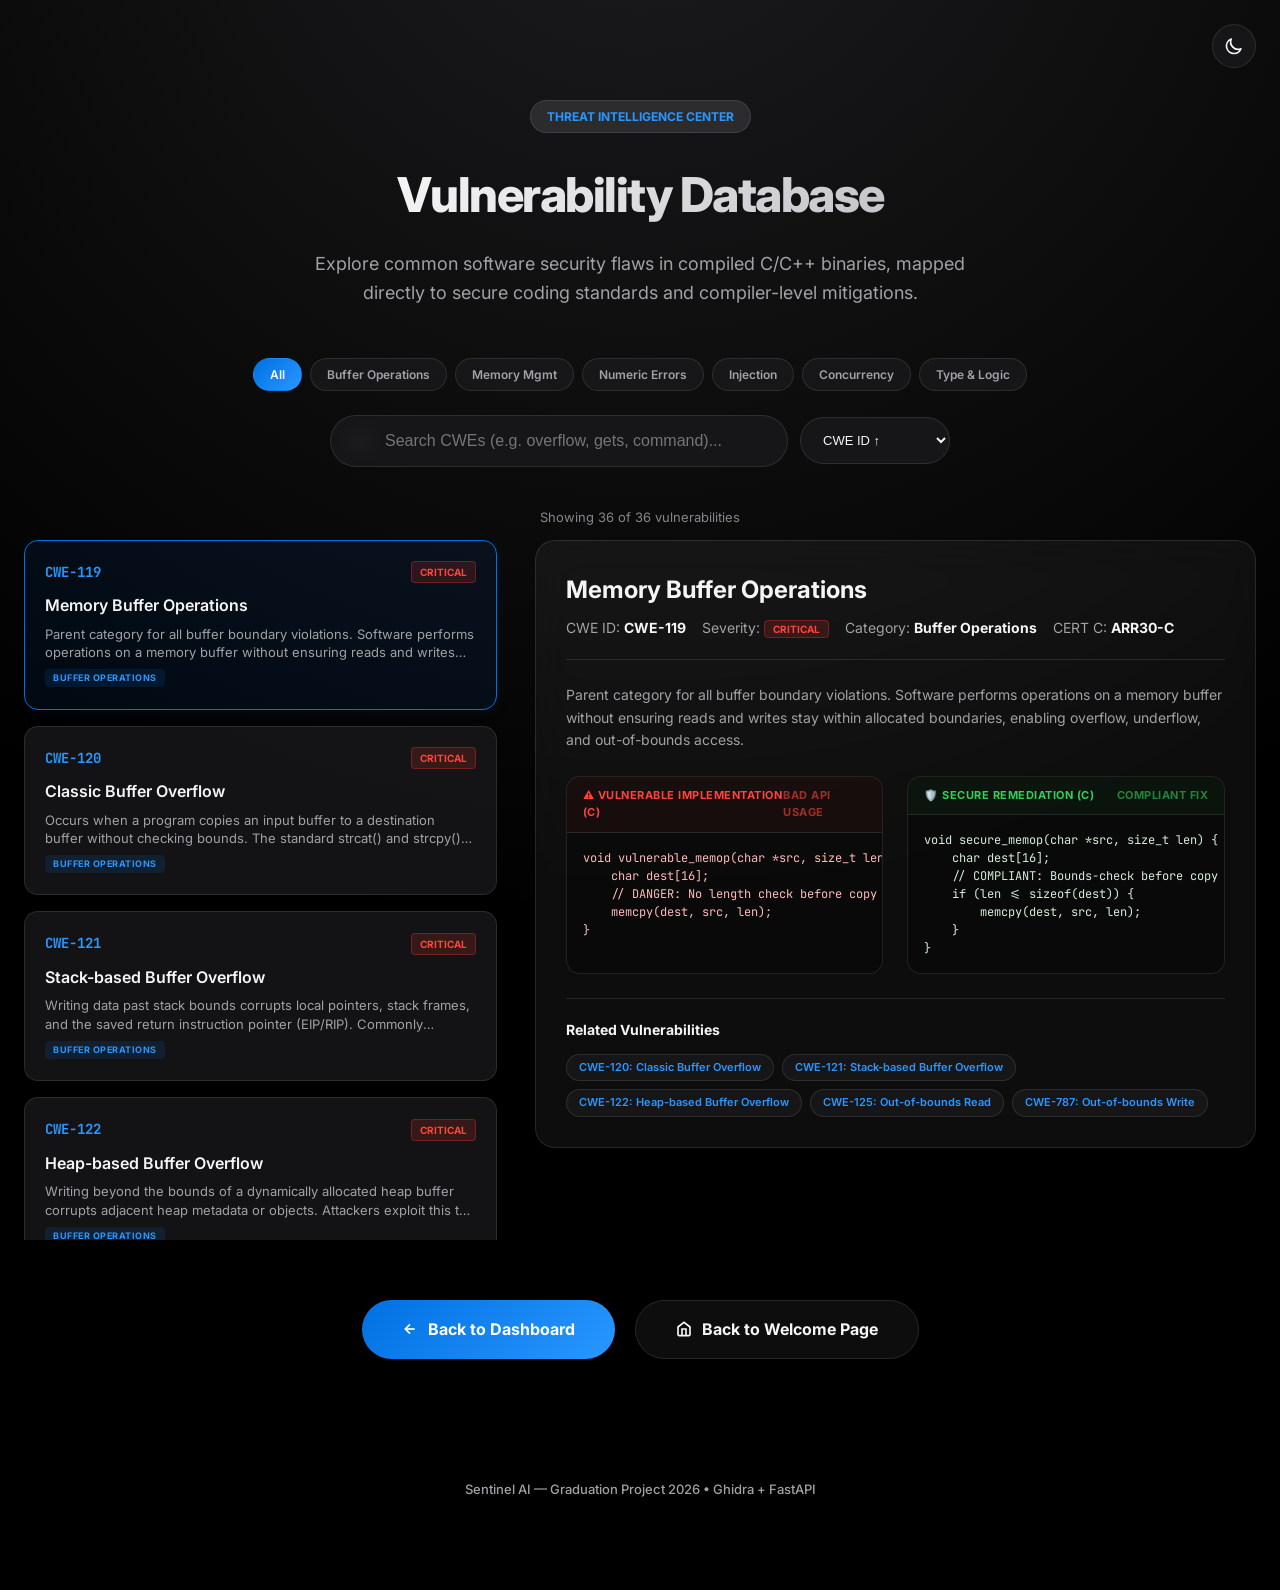
<file: templates/library.html>
<!DOCTYPE html>
<html lang="en">
<head>
  <meta charset="UTF-8" />
  <meta name="viewport" content="width=device-width, initial-scale=1.0" />
  <title>Sentinel AI — Threat Intelligence Library</title>
  <meta name="description" content="A comprehensive reference library mapping common binary and memory safety vulnerabilities to CERT C rules." />
  <link rel="stylesheet" href="/static/css/style.css" />
  <link rel="icon" href="data:image/svg+xml,<svg xmlns='http://www.w3.org/2000/svg' viewBox='0 0 100 100'><text y='.9em' font-size='90'>&#x1f4da;</text></svg>" />
  
  <script>
    (function() {
      const savedTheme = localStorage.getItem('sentinelTheme') || 'dark';
      if (savedTheme === 'dark') {
        document.documentElement.setAttribute('data-theme', 'dark');
      } else {
        document.documentElement.removeAttribute('data-theme');
      }
    })();
  </script>

  <style>
    body {
      background: var(--bg-primary);
      color: var(--text-primary);
      transition: background 0.3s ease, color 0.3s ease;
    }
    body::before {
      background: radial-gradient(circle at 50% -20%, var(--bg-secondary) 0%, var(--bg-primary) 90%);
    }
    
    .lib-header {
      text-align: center;
      margin-bottom: 50px;
      padding-top: 40px;
    }
    
    .lib-header__badge {
      display: inline-flex;
      align-items: center;
      padding: 6px 16px;
      background: var(--border-glass);
      border-radius: 100px;
      font-size: 12px;
      font-weight: 700;
      color: var(--accent-secondary);
      text-transform: uppercase;
      margin-bottom: 24px;
      border: 1px solid var(--border-glass);
    }
    
    .lib-title {
      font-size: 48px;
      font-weight: 800;
      letter-spacing: -1.5px;
      margin-bottom: 16px;
      background: linear-gradient(135deg, var(--text-primary) 30%, var(--text-secondary) 100%);
      -webkit-background-clip: text;
      -webkit-text-fill-color: transparent;
    }
    
    .lib-subtitle {
      font-size: 18px;
      color: var(--text-secondary);
      max-width: 650px;
      margin: 0 auto;
    }
    
    /* Search Bar */
    .search-container {
      max-width: 500px;
      margin: 0 auto 50px;
      position: relative;
    }
    
    .search-input {
      width: 100%;
      padding: 16px 24px 16px 54px;
      background: var(--bg-card);
      border: 1px solid var(--border-glass);
      border-radius: 100px;
      color: var(--text-primary);
      font-size: 16px;
      outline: none;
      transition: all 0.3s ease;
      backdrop-filter: blur(10px);
    }
    
    .search-input:focus {
      border-color: var(--accent-primary);
      box-shadow: 0 0 15px rgba(0, 113, 227, 0.2);
    }
    
    .search-icon {
      position: absolute;
      left: 20px;
      top: 50%;
      transform: translateY(-50%);
      color: var(--text-muted);
      pointer-events: none;
    }
    
    /* Layout Workspace */
    .lib-layout {
      display: grid;
      grid-template-columns: 1.2fr 1.8fr;
      gap: 30px;
      margin-bottom: 60px;
      align-items: start;
    }
    
    .cards-sidebar {
      display: flex;
      flex-direction: column;
      gap: 16px;
      max-height: 700px;
      overflow-y: auto;
      padding-right: 8px;
    }
    
    /* Custom Scrollbar for sidebar */
    .cards-sidebar::-webkit-scrollbar {
      width: 6px;
    }
    .cards-sidebar::-webkit-scrollbar-track {
      background: transparent;
    }
    .cards-sidebar::-webkit-scrollbar-thumb {
      background: var(--border-glass);
      border-radius: 3px;
    }
    .cards-sidebar::-webkit-scrollbar-thumb:hover {
      background: var(--border-glow);
    }
    
    .cwe-card {
      background: var(--bg-card);
      border: 1px solid var(--border-glass);
      border-radius: var(--radius-md);
      padding: 20px;
      cursor: pointer;
      transition: all 0.3s cubic-bezier(0.16, 1, 0.3, 1);
      text-align: left;
    }
    
    .cwe-card:hover {
      border-color: var(--border-glow);
      background: var(--bg-glass);
      transform: translateX(4px);
    }
    
    .cwe-card.selected {
      border-color: var(--accent-primary);
      background: rgba(0, 113, 227, 0.08);
      box-shadow: 0 0 15px rgba(0, 113, 227, 0.1);
    }
    
    .cwe-card__header {
      display: flex;
      justify-content: space-between;
      align-items: center;
      margin-bottom: 10px;
    }
    
    .cwe-card__id {
      font-family: var(--font-mono);
      font-size: 14px;
      font-weight: 700;
      color: var(--accent-secondary);
    }
    
    .severity-badge {
      font-size: 10px;
      font-weight: 700;
      text-transform: uppercase;
      padding: 2px 8px;
      border-radius: 4px;
    }
    .severity--critical { background: rgba(255, 59, 48, 0.15); color: #ff453a; border: 1px solid rgba(255, 59, 48, 0.3); }
    .severity--high { background: rgba(255, 159, 10, 0.15); color: #ff9f0a; border: 1px solid rgba(255, 159, 10, 0.3); }
    .severity--medium { background: rgba(0, 113, 227, 0.15); color: #2997ff; border: 1px solid rgba(0, 113, 227, 0.3); }
    
    .cwe-card__title {
      font-size: 16px;
      font-weight: 600;
      color: var(--text-primary);
      margin-bottom: 6px;
    }
    
    .cwe-card__desc {
      font-size: 13px;
      color: var(--text-secondary);
      line-height: 1.4;
      display: -webkit-box;
      -webkit-line-clamp: 2;
      -webkit-box-orient: vertical;
      overflow: hidden;
    }
    
    /* Code Viewer Panel */
    .viewer-panel {
      background: var(--bg-glass);
      border: 1px solid var(--border-glass);
      border-radius: var(--radius-lg);
      padding: 30px;
      backdrop-filter: blur(20px);
      min-height: 600px;
      display: flex;
      flex-direction: column;
    }
    
    .viewer-panel__head {
      margin-bottom: 24px;
      border-bottom: 1px solid var(--border-glass);
      padding-bottom: 20px;
    }
    
    .viewer-panel__title {
      font-size: 24px;
      font-weight: 700;
      color: var(--text-primary);
      margin-bottom: 8px;
    }
    
    .viewer-panel__meta {
      font-size: 14px;
      color: var(--text-secondary);
      display: flex;
      gap: 16px;
    }
    
    .viewer-panel__meta-item strong {
      color: var(--text-primary);
    }
    
    .viewer-panel__desc {
      font-size: 14px;
      line-height: 1.6;
      color: var(--text-secondary);
      margin-bottom: 24px;
    }
    
    /* Split Code Editors */
    .code-editors-container {
      display: grid;
      grid-template-columns: 1fr;
      gap: 24px;
      flex: 1;
    }
    @media (min-width: 1200px) {
      .code-editors-container {
        grid-template-columns: 1fr 1fr;
      }
    }
    
    .editor-wrapper {
      display: flex;
      flex-direction: column;
      border: 1px solid var(--border-glass);
      border-radius: var(--radius-md);
      overflow: hidden;
      background: rgba(0, 0, 0, 0.3);
    }
    
    .editor-header {
      padding: 10px 16px;
      font-size: 11px;
      font-weight: 700;
      text-transform: uppercase;
      letter-spacing: 0.5px;
      display: flex;
      justify-content: space-between;
      align-items: center;
      border-bottom: 1px solid var(--border-glass);
    }
    
    .editor-header--vulnerable {
      background: rgba(255, 59, 48, 0.05);
      color: #ff453a;
    }
    
    .editor-header--secure {
      background: rgba(52, 199, 89, 0.05);
      color: #30d158;
    }
    
    .code-block {
      padding: 16px;
      font-family: var(--font-mono);
      font-size: 12px;
      line-height: 1.5;
      overflow-x: auto;
      text-align: left;
      white-space: pre;
    }
    
    .code-block--vulnerable {
      color: #ffbaba;
    }
    
    .code-block--secure {
      color: #d4edda;
    }
    
    /* Navigation Back */
    .btn-back-container {
      text-align: center;
      margin-bottom: 60px;
    }
    
    .btn--back {
      background: var(--accent-gradient);
      color: #ffffff;
      padding: 16px 40px;
      font-size: 16px;
      font-weight: 700;
      border-radius: 100px;
      border: none;
      cursor: pointer;
      text-decoration: none;
      display: inline-flex;
      align-items: center;
      gap: 10px;
      transition: all 0.3s ease;
    }
    .btn--back:hover {
      transform: scale(1.03);
      box-shadow: 0 10px 25px rgba(0, 113, 227, 0.4);
    }
    
    @media (max-width: 992px) {
      .lib-layout { grid-template-columns: 1fr; }
      .cards-sidebar { max-height: 350px; }
    }
    
    /* Filter Bar */
    .filter-bar {
      display: flex;
      flex-wrap: wrap;
      gap: 8px;
      justify-content: center;
      margin-bottom: 24px;
    }
    .filter-chip {
      padding: 6px 16px;
      border-radius: 100px;
      font-size: 12px;
      font-weight: 600;
      cursor: pointer;
      border: 1px solid var(--border-glass);
      background: var(--bg-card);
      color: var(--text-secondary);
      transition: all 0.25s ease;
      user-select: none;
    }
    .filter-chip:hover {
      border-color: var(--border-glow);
      color: var(--text-primary);
    }
    .filter-chip.active {
      background: var(--accent-gradient);
      color: #fff;
      border-color: transparent;
    }
    
    /* Controls row: search + sort */
    .controls-row {
      display: flex;
      gap: 12px;
      align-items: center;
      max-width: 620px;
      margin: 0 auto 40px;
      flex-wrap: wrap;
      justify-content: center;
    }
    .controls-row .search-container {
      margin: 0;
      flex: 1;
      min-width: 240px;
    }
    .sort-select {
      padding: 14px 18px;
      background: var(--bg-card);
      border: 1px solid var(--border-glass);
      border-radius: 100px;
      color: var(--text-primary);
      font-size: 13px;
      font-weight: 500;
      outline: none;
      cursor: pointer;
      backdrop-filter: blur(10px);
      min-width: 150px;
    }
    .sort-select:focus {
      border-color: var(--accent-primary);
    }
    
    /* Category badge on cards */
    .cwe-card__category {
      display: inline-block;
      font-size: 9px;
      font-weight: 700;
      text-transform: uppercase;
      letter-spacing: 0.5px;
      padding: 2px 8px;
      border-radius: 4px;
      margin-top: 8px;
    }
    .cat--buffer { background: rgba(0, 113, 227, 0.12); color: #2997ff; }
    .cat--memory { background: rgba(255, 159, 10, 0.12); color: #ff9f0a; }
    .cat--numeric { background: rgba(191, 90, 242, 0.12); color: #bf5af2; }
    .cat--injection { background: rgba(255, 59, 48, 0.12); color: #ff453a; }
    .cat--concurrency { background: rgba(48, 209, 88, 0.12); color: #30d158; }
    .cat--type-logic { background: rgba(255, 214, 10, 0.12); color: #ffd60a; }
    
    /* Results count */
    .results-count {
      text-align: center;
      font-size: 13px;
      color: var(--text-muted);
      margin-bottom: 12px;
    }
    
    /* Related CWEs section */
    .viewer-panel__related {
      margin-top: 24px;
      padding-top: 20px;
      border-top: 1px solid var(--border-glass);
    }
    .viewer-panel__related-title {
      font-size: 14px;
      font-weight: 700;
      color: var(--text-primary);
      margin-bottom: 12px;
    }
    .viewer-panel__related-list {
      display: flex;
      flex-wrap: wrap;
      gap: 8px;
    }
    .related-cwe-pill {
      padding: 4px 12px;
      border-radius: 100px;
      font-size: 11px;
      font-weight: 600;
      background: var(--bg-card);
      border: 1px solid var(--border-glass);
      color: var(--accent-secondary);
      cursor: pointer;
      transition: all 0.2s ease;
    }
    .related-cwe-pill:hover {
      border-color: var(--accent-primary);
      color: var(--accent-primary);
    }
  </style>
</head>
<body>

<div class="app-container" style="opacity: 1; display: block; position: relative;">

  <button class="theme-toggle" id="themeToggle" title="Toggle Theme">
    <svg xmlns="http://www.w3.org/2000/svg" fill="none" viewBox="0 0 24 24" stroke="currentColor" stroke-width="2">
      <path stroke-linecap="round" stroke-linejoin="round" d="M20.354 15.354A9 9 0 018.646 3.646 9.003 9.003 0 0012 21a9.003 9.003 0 008.354-5.646z" />
    </svg>
  </button>

  <!-- HEADER -->
  <header class="lib-header reveal active">
    <div class="lib-header__badge">Threat Intelligence Center</div>
    <h1 class="lib-title">Vulnerability Database</h1>
    <p class="lib-subtitle">
      Explore common software security flaws in compiled C/C++ binaries, mapped directly to secure coding standards and compiler-level mitigations.
    </p>
  </header>

  <!-- CATEGORY FILTER BAR -->
  <div class="filter-bar reveal active" id="filterBar">
    <span class="filter-chip active" data-category="all" onclick="setCategory('all')">All</span>
    <span class="filter-chip" data-category="buffer" onclick="setCategory('buffer')">Buffer Operations</span>
    <span class="filter-chip" data-category="memory" onclick="setCategory('memory')">Memory Mgmt</span>
    <span class="filter-chip" data-category="numeric" onclick="setCategory('numeric')">Numeric Errors</span>
    <span class="filter-chip" data-category="injection" onclick="setCategory('injection')">Injection</span>
    <span class="filter-chip" data-category="concurrency" onclick="setCategory('concurrency')">Concurrency</span>
    <span class="filter-chip" data-category="type-logic" onclick="setCategory('type-logic')">Type &amp; Logic</span>
  </div>

  <!-- CONTROLS ROW: SEARCH + SORT -->
  <div class="controls-row reveal active">
    <div class="search-container">
      <svg class="search-icon" xmlns="http://www.w3.org/2000/svg" width="20" height="20" viewBox="0 0 24 24" fill="none" stroke="currentColor" stroke-width="2.5"><circle cx="11" cy="11" r="8"/><line x1="21" y1="21" x2="16.65" y2="16.65"/></svg>
      <input type="text" id="libSearch" class="search-input" placeholder="Search CWEs (e.g. overflow, gets, command)..." onkeyup="filterCWEs()" />
    </div>
    <select id="sortSelect" class="sort-select" onchange="filterCWEs()">
      <option value="id-asc">CWE ID ↑</option>
      <option value="id-desc">CWE ID ↓</option>
      <option value="severity">Severity</option>
      <option value="alpha">A–Z</option>
    </select>
  </div>

  <!-- RESULTS COUNT -->
  <div class="results-count reveal active" id="resultsCount"></div>

  <!-- WORKSPACE LAYOUT -->
  <section class="lib-layout reveal active">
    
    <!-- Sidebar Card Grid -->
    <div class="cards-sidebar" id="cardsSidebar">
      <!-- Cards will be dynamically rendered here by JavaScript -->
    </div>
    
    <!-- Code Viewer Panel -->
    <div class="viewer-panel" id="viewerPanel">
      
      <div class="viewer-panel__head">
        <h2 class="viewer-panel__title" id="viewTitle">Select a Vulnerability</h2>
        <div class="viewer-panel__meta">
          <span class="viewer-panel__meta-item">CWE ID: <strong id="viewCweId">—</strong></span>
          <span class="viewer-panel__meta-item">Severity: <span id="viewSeverity" class="severity-badge">—</span></span>
          <span class="viewer-panel__meta-item">Category: <strong id="viewCategory">—</strong></span>
          <span class="viewer-panel__meta-item">CERT C: <strong id="viewCertRule">—</strong></span>
        </div>
      </div>
      
      <div class="viewer-panel__desc" id="viewDesc">
        Please select a CWE classification card from the left sidebar to view its detailed code audits and remediation guidelines.
      </div>
      
      <!-- Split Code Editor Panel -->
      <div class="code-editors-container" id="editorsContainer" style="display: none;">
        
        <!-- Vulnerable Code Editor -->
        <div class="editor-wrapper">
          <div class="editor-header editor-header--vulnerable">
            <span>⚠️ Vulnerable Implementation (C)</span>
            <span style="opacity: 0.6;">Bad API Usage</span>
          </div>
          <div class="code-block code-block--vulnerable" id="codeVulnerable"></div>
        </div>

        <!-- Secure Remediation Editor -->
        <div class="editor-wrapper">
          <div class="editor-header editor-header--secure">
            <span>🛡️ Secure Remediation (C)</span>
            <span style="opacity: 0.6;">Compliant Fix</span>
          </div>
          <div class="code-block code-block--secure" id="codeSecure"></div>
        </div>

      </div>

      <!-- Related CWEs -->
      <div class="viewer-panel__related" id="viewRelated" style="display: none;">
        <div class="viewer-panel__related-title">Related Vulnerabilities</div>
        <div class="viewer-panel__related-list" id="viewRelatedList"></div>
      </div>

    </div>
  </section>

  <!-- BACK TO DASHBOARD -->
  <div class="btn-back-container" style="display: flex; justify-content: center; gap: 20px; flex-wrap: wrap;">
    <a href="/dashboard" class="btn--back">
      <svg xmlns="http://www.w3.org/2000/svg" width="16" height="16" viewBox="0 0 24 24" fill="none" stroke="currentColor" stroke-width="2.5"><line x1="19" y1="12" x2="5" y2="12"/><polyline points="12 19 5 12 12 5"/></svg>
      Back to Dashboard
    </a>
    <a href="/" class="btn--back" style="background: var(--bg-glass); border: 1px solid var(--border-glass); color: var(--text-primary);">
      <svg xmlns="http://www.w3.org/2000/svg" width="16" height="16" viewBox="0 0 24 24" fill="none" stroke="currentColor" stroke-width="2.5"><path d="M3 9l9-7 9 7v11a2 2 0 0 1-2 2H5a2 2 0 0 1-2-2z"/><polyline points="9 22 9 12 15 12 15 22"/></svg>
      Back to Welcome Page
    </a>
  </div>

  <!-- FOOTER -->
  <footer class="footer">
    <p>Sentinel AI &mdash; Graduation Project 2026 &bull; Ghidra + FastAPI</p>
  </footer>

</div>

<script>
  // ─── Category labels ───
  const CATEGORY_LABELS = {
    buffer: "Buffer Operations",
    memory: "Memory Mgmt",
    numeric: "Numeric Errors",
    injection: "Injection",
    concurrency: "Concurrency",
    "type-logic": "Type & Logic"
  };

  // ─── Local Database of CWE Definitions and Code Snippets ───
  const CWE_DATABASE = [
    // ── Buffer Operations ──
    {
      id: "CWE-119",
      title: "Memory Buffer Operations",
      severity: "critical",
      category: "buffer",
      certRule: "ARR30-C",
      tags: ["bounds", "buffer", "memory"],
      related: ["CWE-120", "CWE-121", "CWE-122", "CWE-125", "CWE-787"],
      desc: "Parent category for all buffer boundary violations. Software performs operations on a memory buffer without ensuring reads and writes stay within allocated boundaries, enabling overflow, underflow, and out-of-bounds access.",
      vulnCode: `void vulnerable_memop(char *src, size_t len) {\n    char dest[16];\n    // DANGER: No length check before copy\n    memcpy(dest, src, len);\n}`,
      secureCode: `void secure_memop(char *src, size_t len) {\n    char dest[16];\n    // COMPLIANT: Bounds-check before copy\n    if (len <= sizeof(dest)) {\n        memcpy(dest, src, len);\n    }\n}`
    },
    {
      id: "CWE-120",
      title: "Classic Buffer Overflow",
      severity: "critical",
      category: "buffer",
      certRule: "STR31-C",
      tags: ["overflow", "strcpy", "stack"],
      related: ["CWE-119", "CWE-121", "CWE-122", "CWE-787"],
      desc: "Occurs when a program copies an input buffer to a destination buffer without checking bounds. The standard strcat() and strcpy() append bytes blindly, easily overflowing stack boundaries to hijack execution pointers.",
      vulnCode: `void vulnerable_copy(char *user_input) {\n    char dest_buffer[32];\n    // DANGER: No size checking. If user_input > 31 chars, stack overflows!\n    strcpy(dest_buffer, user_input);\n    printf("Copied: %s\\n", dest_buffer);\n}`,
      secureCode: `void secure_copy(char *user_input) {\n    char dest_buffer[32];\n    // COMPLIANT: Copy max bounds minus 1 for null terminator\n    strncpy(dest_buffer, user_input, sizeof(dest_buffer) - 1);\n    dest_buffer[sizeof(dest_buffer) - 1] = '\\0';\n    printf("Copied: %s\\n", dest_buffer);\n}`
    },
    {
      id: "CWE-121",
      title: "Stack-based Buffer Overflow",
      severity: "critical",
      category: "buffer",
      certRule: "ARR30-C",
      tags: ["overflow", "stack", "gets"],
      related: ["CWE-119", "CWE-120", "CWE-122", "CWE-787"],
      desc: "Writing data past stack bounds corrupts local pointers, stack frames, and the saved return instruction pointer (EIP/RIP). Commonly triggered by gets() which has no built-in size limits.",
      vulnCode: `void vulnerable_input() {\n    char name_buffer[64];\n    printf("Enter name: ");\n    // DANGER: gets() copies unlimited characters until newline!\n    gets(name_buffer);\n    printf("Hello, %s\\n", name_buffer);\n}`,
      secureCode: `void secure_input() {\n    char name_buffer[64];\n    printf("Enter name: ");\n    // COMPLIANT: fgets() restricts reading to target size\n    if (fgets(name_buffer, sizeof(name_buffer), stdin) != NULL) {\n        printf("Hello, %s\\n", name_buffer);\n    }\n}`
    },
    {
      id: "CWE-122",
      title: "Heap-based Buffer Overflow",
      severity: "critical",
      category: "buffer",
      certRule: "MEM35-C",
      tags: ["overflow", "heap", "malloc"],
      related: ["CWE-119", "CWE-120", "CWE-121", "CWE-415", "CWE-416"],
      desc: "Writing beyond the bounds of a dynamically allocated heap buffer corrupts adjacent heap metadata or objects. Attackers exploit this to overwrite function pointers or vtable references for code execution.",
      vulnCode: `void vulnerable_heap_copy(char *input, size_t len) {\n    char *buf = (char*)malloc(16);\n    // DANGER: No length check — writes past heap chunk\n    memcpy(buf, input, len);\n}`,
      secureCode: `void secure_heap_copy(char *input, size_t len) {\n    char *buf = (char*)malloc(16);\n    if (!buf) return;\n    // COMPLIANT: Only copy what fits\n    if (len > 15) len = 15;\n    memcpy(buf, input, len);\n    buf[len] = '\\0';\n}`
    },
    {
      id: "CWE-125",
      title: "Out-of-bounds Read",
      severity: "high",
      category: "buffer",
      certRule: "ARR30-C",
      tags: ["overread", "bounds", "read"],
      related: ["CWE-119", "CWE-126", "CWE-129", "CWE-787"],
      desc: "Reading past the end of a buffer leaks adjacent memory contents. In a binary context this can spill cryptographic keys, heap pointers, or other sensitive data through exposed code paths.",
      vulnCode: `int vulnerable_lookup(int *table, int index) {\n    // DANGER: No bounds check before read\n    return table[index];\n}`,
      secureCode: `int secure_lookup(int *table, int size, int index) {\n    // COMPLIANT: Bounds-check before read\n    if (index >= 0 && index < size) {\n        return table[index];\n    }\n    return -1;\n}`
    },
    {
      id: "CWE-126",
      title: "Buffer Over-read",
      severity: "high",
      category: "buffer",
      certRule: "ARR30-C",
      tags: ["overread", "null-termination", "copy"],
      related: ["CWE-119", "CWE-125", "CWE-129", "CWE-170"],
      desc: "A function reads more bytes from a buffer than it contains, often because a missing null terminator causes string operations to read past the allocated boundary into arbitrary memory.",
      vulnCode: `void vulnerable_overread() {\n    char buf[8] = {'S','A','F','E'};\n    // DANGER: No null terminator — strcpy reads past buf\n    char copy[16];\n    strcpy(copy, buf);\n}`,
      secureCode: `void secure_overread() {\n    char buf[8] = {'S','A','F','E','\\0'};\n    // COMPLIANT: Explicit null terminator + bounded copy\n    char copy[16];\n    strncpy(copy, buf, sizeof(copy) - 1);\n    copy[sizeof(copy) - 1] = '\\0';\n}`
    },
    {
      id: "CWE-129",
      title: "Improper Array Index Validation",
      severity: "medium",
      category: "buffer",
      certRule: "ARR30-C",
      tags: ["index", "bounds", "array"],
      related: ["CWE-119", "CWE-125", "CWE-131", "CWE-787"],
      desc: "Using an untrusted integer as an array index without validating it is within the array bounds. A negative or oversized index can read or write arbitrary memory.",
      vulnCode: `void vulnerable_set(int *arr, int index, int val) {\n    // DANGER: Index may be negative or >= allocated size\n    arr[index] = val;\n}`,
      secureCode: `void secure_set(int *arr, size_t size, int index, int val) {\n    // COMPLIANT: Validate index against known bounds\n    if (index >= 0 && (size_t)index < size) {\n        arr[index] = val;\n    }\n}`
    },
    {
      id: "CWE-131",
      title: "Incorrect Buffer Size Calculation",
      severity: "high",
      category: "buffer",
      certRule: "MEM35-C",
      tags: ["allocation", "sizeof", "overflow"],
      related: ["CWE-119", "CWE-122", "CWE-190", "CWE-680"],
      desc: "Allocating a buffer using sizeof on a pointer instead of the pointed-to type, or miscalculating element counts, results in undersized buffers vulnerable to overflow.",
      vulnCode: `void vulnerable_wrong_size() {\n    int *arr = (int*)malloc(sizeof(arr));\n    // DANGER: sizeof(arr) == sizeof(int*), not 40*sizeof(int)\n    for (int i = 0; i < 40; i++) arr[i] = i;\n}`,
      secureCode: `void secure_correct_size() {\n    int *arr = (int*)malloc(40 * sizeof(int));\n    // COMPLIANT: sizeof(*arr) gives element size, multiply by count\n    if (arr) {\n        for (int i = 0; i < 40; i++) arr[i] = i;\n    }\n}`
    },
    {
      id: "CWE-170",
      title: "Improper Null Termination",
      severity: "medium",
      category: "buffer",
      certRule: "STR03-C",
      tags: ["null", "termination", "string"],
      related: ["CWE-119", "CWE-120", "CWE-126", "CWE-787"],
      desc: "Failing to null-terminate a character buffer after a bounded copy leaves trailing junk in memory. Subsequent string operations read past the intended boundary, leaking data or crashing.",
      vulnCode: `void vulnerable_bad_termination(char *src) {\n    char dest[16];\n    strncpy(dest, src, sizeof(dest));\n    // DANGER: No null terminator if src >= 16 bytes\n    printf("%s\\n", dest);\n}`,
      secureCode: `void secure_good_termination(char *src) {\n    char dest[16];\n    strncpy(dest, src, sizeof(dest) - 1);\n    // COMPLIANT: Always null-terminate after bounded copy\n    dest[sizeof(dest) - 1] = '\\0';\n    printf("%s\\n", dest);\n}`
    },
    {
      id: "CWE-787",
      title: "Out-of-bounds Write",
      severity: "critical",
      category: "buffer",
      certRule: "ARR30-C",
      tags: ["oob", "write", "index"],
      related: ["CWE-119", "CWE-120", "CWE-121", "CWE-122", "CWE-125"],
      desc: "The software writes past the end or before the beginning of the allocated buffer due to incorrect array indexing or pointer arithmetic. This causes heap corruption or instant segmentation faults.",
      vulnCode: `void vulnerable_write(int index, int value) {\n    int data_array[10];\n    // DANGER: No check on index bounds before writing!\n    data_array[index] = value;\n}`,
      secureCode: `void secure_write(int index, int value) {\n    int data_array[10];\n    // COMPLIANT: Explicit bounds check before array access\n    if (index >= 0 && index < 10) {\n        data_array[index] = value;\n    } else {\n        fprintf(stderr, "Index out of bounds!\\n");\n    }\n}`
    },

    // ── Memory Management ──
    {
      id: "CWE-401",
      title: "Memory Leak",
      severity: "medium",
      category: "memory",
      certRule: "MEM31-C",
      tags: ["leak", "free", "allocation"],
      related: ["CWE-415", "CWE-416", "CWE-770"],
      desc: "Dynamically allocated memory is never freed after use, gradually exhausting the available heap. Over time this leads to denial-of-service as allocation requests begin to fail.",
      vulnCode: `void vulnerable_leak() {\n    char *buf = (char*)malloc(1024);\n    // DANGER: Function returns without freeing buf\n    if (!process(buf)) return;\n    free(buf);\n}`,
      secureCode: `void secure_noleak() {\n    char *buf = (char*)malloc(1024);\n    if (!buf) return;\n    if (!process(buf)) {\n        free(buf);\n        return;\n    }\n    free(buf);\n}`
    },
    {
      id: "CWE-415",
      title: "Double Free",
      severity: "high",
      category: "memory",
      certRule: "MEM31-C",
      tags: ["free", "heap", "corruption"],
      related: ["CWE-416", "CWE-122", "CWE-401"],
      desc: "Calling free() more than once on the same pointer corrupts the heap allocator's free-list metadata. Attackers can trigger arbitrary write primitives by manipulating the allocator state.",
      vulnCode: `void vulnerable_double_free() {\n    char *ptr = (char*)malloc(32);\n    free(ptr);\n    // DANGER: Second free on already-freed pointer\n    if (should_cleanup) free(ptr);\n}`,
      secureCode: `void secure_no_double_free() {\n    char *ptr = (char*)malloc(32);\n    free(ptr);\n    ptr = NULL;\n    // COMPLIANT: NULL-check prevents double free\n    if (should_cleanup && ptr) free(ptr);\n}`
    },
    {
      id: "CWE-416",
      title: "Use After Free",
      severity: "high",
      category: "memory",
      certRule: "MEM30-C",
      tags: ["uaf", "free", "dangling"],
      related: ["CWE-415", "CWE-122", "CWE-401", "CWE-476"],
      desc: "Accessing dynamic heap memory after it has been freed can result in undefined behavior, crashes, or arbitrary code execution if an attacker manages to reallocate the memory chunk to a malicious payload.",
      vulnCode: `void vulnerable_uaf() {\n    char *ptr = (char*)malloc(32);\n    free(ptr);\n    // ... intermediate operations\n    // DANGER: Pointer reused/written to after free!\n    strcpy(ptr, "bad_data");\n}`,
      secureCode: `void secure_uaf() {\n    char *ptr = (char*)malloc(32);\n    free(ptr);\n    // COMPLIANT: Nullify pointer immediately after free\n    ptr = NULL;\n}`
    },
    {
      id: "CWE-457",
      title: "Uninitialized Variable",
      severity: "medium",
      category: "memory",
      certRule: "EXP33-C",
      tags: ["uninitialized", "undefined", "memory"],
      related: ["CWE-476", "CWE-758", "CWE-188"],
      desc: "Using a local variable or heap chunk before assigning a value reads stale stack or heap contents. In binaries this can leak secrets, branch unexpectedly, or crash on invalid pointer dereference.",
      vulnCode: `void vulnerable_uninit() {\n    int *ptr;\n    // DANGER: ptr has indeterminate stack value\n    *ptr = 42;\n}`,
      secureCode: `void secure_init() {\n    int *ptr = NULL;\n    // COMPLIANT: Always initialize before use\n    ptr = (int*)malloc(sizeof(int));\n    if (ptr) *ptr = 42;\n}`
    },
    {
      id: "CWE-476",
      title: "NULL Pointer Dereference",
      severity: "medium",
      category: "memory",
      certRule: "EXP34-C",
      tags: ["null", "dereference", "crash"],
      related: ["CWE-457", "CWE-252", "CWE-754"],
      desc: "Dereferencing a pointer that resolves to NULL. Often occurs when memory allocations fail or API operations return NULL, leading to segmentation faults and denial of service.",
      vulnCode: `void vulnerable_deref() {\n    int *ptr = (int*)malloc(sizeof(int));\n    // DANGER: Writing directly to allocated address without NULL check!\n    *ptr = 42;\n}`,
      secureCode: `void secure_deref() {\n    int *ptr = (int*)malloc(sizeof(int));\n    // COMPLIANT: Verify pointer validity before writing\n    if (ptr != NULL) {\n        *ptr = 42;\n    } else {\n        // Handle memory failure\n    }\n}`
    },
    {
      id: "CWE-770",
      title: "Allocation Without Limits",
      severity: "medium",
      category: "memory",
      certRule: "MEM35-C",
      tags: ["allocation", "dos", "unbounded"],
      related: ["CWE-789", "CWE-401", "CWE-190"],
      desc: "Allocating memory based on untrusted input without an upper cap allows an attacker to exhaust the system heap, triggering out-of-memory conditions and denial of service.",
      vulnCode: `void* vulnerable_unbounded(size_t user_len) {\n    // DANGER: No upper bound on allocation size\n    return malloc(user_len);\n}`,
      secureCode: `void* secure_bounded(size_t user_len) {\n    // COMPLIANT: Enforce a sane maximum allocation size\n    const size_t MAX_ALLOC = 1024 * 1024;\n    if (user_len > MAX_ALLOC) return NULL;\n    return malloc(user_len);\n}`
    },
    {
      id: "CWE-789",
      title: "Memory Allocation with Excessive Size",
      severity: "high",
      category: "memory",
      certRule: "MEM35-C",
      tags: ["allocation", "overflow", "size"],
      related: ["CWE-770", "CWE-190", "CWE-680"],
      desc: "A computed allocation size is extremely large (often due to integer overflow in the size calculation), resulting in a small buffer that the caller assumes is much bigger, enabling heap overflows.",
      vulnCode: `void* vulnerable_excessive(size_t n) {\n    // DANGER: If n is huge, n * sizeof(int) wraps silently\n    return malloc(n * sizeof(int));\n}`,
      secureCode: `void* secure_excessive(size_t n) {\n    // COMPLIANT: Validate multiplication won't overflow\n    if (n > SIZE_MAX / sizeof(int)) return NULL;\n    return malloc(n * sizeof(int));\n}`
    },

    // ── Numeric Errors ──
    {
      id: "CWE-190",
      title: "Integer Overflow",
      severity: "high",
      category: "numeric",
      certRule: "INT30-C",
      tags: ["overflow", "wraparound", "arithmetic"],
      related: ["CWE-191", "CWE-680", "CWE-195", "CWE-196", "CWE-789"],
      desc: "Arithmetic results exceed maximum bounds and wrap around. In dynamic memory allocation (malloc), multiplying sizes without validation can wrap to a small integer, leading to heap buffer corruption.",
      vulnCode: `void* vulnerable_alloc(size_t element_size, size_t count) {\n    // DANGER: Overflow not checked. If wrap occurs, malloc(small) succeeds\n    // but caller writes full (element_size * count) data!\n    return malloc(element_size * count);\n}`,
      secureCode: `void* secure_alloc(size_t element_size, size_t count) {\n    // COMPLIANT: Check for potential integer overflow before malloc\n    if (count != 0 && element_size > SIZE_MAX / count) {\n        return NULL; // Overflow detected\n    }\n    return malloc(element_size * count);\n}`
    },
    {
      id: "CWE-191",
      title: "Integer Underflow",
      severity: "high",
      category: "numeric",
      certRule: "INT30-C",
      tags: ["underflow", "wraparound", "arithmetic"],
      related: ["CWE-190", "CWE-680", "CWE-195", "CWE-196"],
      desc: "Subtracting from an unsigned integer that is already zero wraps to the maximum value. This can cause size calculations to produce extremely large values, leading to buffer overflows in subsequent operations.",
      vulnCode: `size_t vulnerable_sub(size_t current, size_t remove) {\n    // DANGER: If current < remove, result wraps to huge value\n    return current - remove;\n}`,
      secureCode: `size_t secure_sub(size_t current, size_t remove) {\n    // COMPLIANT: Only subtract when current >= remove\n    if (current < remove) return 0;\n    return current - remove;\n}`
    },
    {
      id: "CWE-195",
      title: "Signed to Unsigned Conversion Error",
      severity: "high",
      category: "numeric",
      certRule: "INT31-C",
      tags: ["conversion", "signed", "unsigned", "negative"],
      related: ["CWE-190", "CWE-196", "CWE-129", "CWE-680"],
      desc: "A negative signed integer is implicitly converted to a large unsigned value. When used as an allocation size or array index, the huge unsigned value bypasses bounds checks or causes undersized allocation.",
      vulnCode: `void* vulnerable_signed_alloc(int signed_size) {\n    // DANGER: Negative becomes huge unsigned, malloc succeeds small!\n    return malloc(signed_size);\n}`,
      secureCode: `void* secure_signed_alloc(int signed_size) {\n    // COMPLIANT: Validate signed value before using as size\n    if (signed_size <= 0 || signed_size > 1024 * 1024) return NULL;\n    return malloc((size_t)signed_size);\n}`
    },
    {
      id: "CWE-196",
      title: "Unsigned to Signed Conversion Error",
      severity: "medium",
      category: "numeric",
      certRule: "INT31-C",
      tags: ["conversion", "unsigned", "signed", "truncation"],
      related: ["CWE-190", "CWE-195", "CWE-129"],
      desc: "A large unsigned value is converted to a signed type that cannot represent it, producing a negative number. When used as an index or loop bound this can skip iterations or access invalid memory.",
      vulnCode: `int vulnerable_truncate(unsigned int big) {\n    // DANGER: Values > INT_MAX become negative\n    int truncated = (int)big;\n    return truncated;\n}`,
      secureCode: `int secure_notruncate(unsigned int big) {\n    // COMPLIANT: Range-check before narrowing cast\n    if (big > INT_MAX) return -1;\n    return (int)big;\n}`
    },
    {
      id: "CWE-680",
      title: "Integer Overflow to Buffer Overflow",
      severity: "critical",
      category: "numeric",
      certRule: "INT30-C",
      tags: ["overflow", "malloc", "wraparound"],
      related: ["CWE-190", "CWE-191", "CWE-122", "CWE-131", "CWE-789"],
      desc: "An integer overflow in a size calculation produces a smaller allocation than expected. The caller writes the intended (larger) amount of data, overflowing the undersized buffer on the heap.",
      vulnCode: `void* vulnerable_overflow_to_overflow(size_t n) {\n    // DANGER: n * sizeof(int) wraps, allocating too little\n    int *p = (int*)malloc(n * sizeof(int));\n    for (size_t i = 0; i < n; i++) p[i] = 0; // overflow!\n    return p;\n}`,
      secureCode: `void* secure_overflow_safe(size_t n) {\n    // COMPLIANT: Guard against wrap before allocation\n    if (n > SIZE_MAX / sizeof(int)) return NULL;\n    int *p = (int*)malloc(n * sizeof(int));\n    if (p) for (size_t i = 0; i < n; i++) p[i] = 0;\n    return p;\n}`
    },

    // ── Injection ──
    {
      id: "CWE-22",
      title: "Path Traversal",
      severity: "high",
      category: "injection",
      certRule: "FIO02-C",
      tags: ["path", "directory", "file"],
      related: ["CWE-77", "CWE-78", "CWE-367"],
      desc: "User-controlled file paths containing '../' sequences escape the intended directory. Attackers can read or write arbitrary files by navigating outside the sandboxed root.",
      vulnCode: `void vulnerable_open(char *filename) {\n    char path[256];\n    sprintf(path, "/var/data/%s", filename);\n    // DANGER: filename may contain ../../etc/passwd\n    FILE *f = fopen(path, "r");\n}`,
      secureCode: `void secure_open(char *filename) {\n    // COMPLIANT: Reject path separators\n    if (strchr(filename, '/') || strstr(filename, "..")) {\n        fprintf(stderr, "Invalid path\\n");\n        return;\n    }\n    char path[256];\n    snprintf(path, sizeof(path), "/var/data/%s", filename);\n    FILE *f = fopen(path, "r");\n}`
    },
    {
      id: "CWE-77",
      title: "Command Injection",
      severity: "critical",
      category: "injection",
      certRule: "ENV33-C",
      tags: ["command", "shell", "exec"],
      related: ["CWE-22", "CWE-78", "CWE-367"],
      desc: "Passing unsanitized user input to shell-execution functions like popen(). Shell metacharacters allow arbitrary command execution with the binary's process privileges.",
      vulnCode: `void vulnerable_popen(char *user_input) {\n    char cmd[256];\n    snprintf(cmd, sizeof(cmd), "grep %s /var/log", user_input);\n    // DANGER: popen() invokes shell interpreter\n    FILE *f = popen(cmd, "r");\n}`,
      secureCode: `void secure_popen(char *user_input) {\n    // COMPLIANT: Use execve with discrete argv — no shell\n    char *const args[] = {"/bin/grep", user_input, "/var/log", NULL};\n    if (fork() == 0) execve(args[0], args, NULL);\n}`
    },
    {
      id: "CWE-78",
      title: "OS Command Injection",
      severity: "critical",
      category: "injection",
      certRule: "ENV33-C",
      tags: ["command", "system", "shell"],
      related: ["CWE-77", "CWE-22", "CWE-134"],
      desc: "Passing unvalidated inputs directly to shell executors like system(). Delimiters can be injected to run commands with the privileges of the active binary process.",
      vulnCode: `void vulnerable_command(char *user_input) {\n    char command[128];\n    sprintf(command, "ping -c 3 %s", user_input);\n    // DANGER: system() spawns shell, executing injected delimiters!\n    system(command);\n}`,
      secureCode: `void secure_command(char *user_input) {\n    // COMPLIANT: Pass parameters as discrete arrays via execve\n    char *args[] = {"/bin/ping", "-c", "3", user_input, NULL};\n    if (fork() == 0) {\n        execve(args[0], args, NULL);\n    }\n}`
    },
    {
      id: "CWE-134",
      title: "Format String Vulnerability",
      severity: "high",
      category: "injection",
      certRule: "FIO30-C",
      tags: ["format", "printf", "specifier"],
      related: ["CWE-78", "CWE-476", "CWE-20"],
      desc: "Passing unvalidated user input directly into formatting functions (printf, sprintf, syslog) allows attackers to use format specifiers (%x, %s, %n) to dump memory or overwrite pointer return values.",
      vulnCode: `void vulnerable_print(char *user_input) {\n    // DANGER: Direct printing of user-controlled string!\n    printf(user_input);\n}`,
      secureCode: `void secure_print(char *user_input) {\n    // COMPLIANT: Enforce explicit string format specifiers\n    printf("%s", user_input);\n}`
    },

    // ── Concurrency ──
    {
      id: "CWE-362",
      title: "Race Condition",
      severity: "high",
      category: "concurrency",
      certRule: "POS48-C",
      tags: ["race", "thread", "concurrent"],
      related: ["CWE-367", "CWE-20", "CWE-754"],
      desc: "Concurrent access to shared state without proper synchronization leads to interleaved execution where the outcome depends on scheduling. This can corrupt data structures or bypass security checks.",
      vulnCode: `int shared_counter = 0;\nvoid vulnerable_thread() {\n    // DANGER: Non-atomic increment interleaves between threads\n    shared_counter++;\n}`,
      secureCode: `int shared_counter = 0;\npthread_mutex_t lock = PTHREAD_MUTEX_INITIALIZER;\nvoid secure_thread() {\n    // COMPLIANT: Mutex-guard the critical section\n    pthread_mutex_lock(&lock);\n    shared_counter++;\n    pthread_mutex_unlock(&lock);\n}`
    },
    {
      id: "CWE-367",
      title: "TOCTOU (Time-of-check Time-of-use)",
      severity: "high",
      category: "concurrency",
      certRule: "POS35-C",
      tags: ["toctou", "race", "file"],
      related: ["CWE-362", "CWE-22", "CWE-59"],
      desc: "A resource is checked for a property (e.g., file existence, permissions) and then used, but the resource state changes between check and use. The window is exploited to substitute a malicious resource.",
      vulnCode: `void vulnerable_toctou(char *path) {\n    // DANGER: File can be replaced between access() and fopen()\n    if (access(path, R_OK) == 0) {\n        FILE *f = fopen(path, "r");\n    }\n}`,
      secureCode: `void secure_toctou(char *path) {\n    // COMPLIANT: Open then fstat — single atomic operation\n    FILE *f = fopen(path, "r");\n    if (f) {\n        struct stat st;\n        if (fstat(fileno(f), &st) == 0) {\n            // process safely\n        }\n    }\n}`
    },

    // ── Type & Logic Errors ──
    {
      id: "CWE-188",
      title: "Reliance on Data/Memory Layout",
      severity: "medium",
      category: "type-logic",
      certRule: "EXP36-C",
      tags: ["layout", "padding", "struct", "offset"],
      related: ["CWE-468", "CWE-843", "CWE-758"],
      desc: "Making assumptions about struct padding, field ordering, or alignment that differ from the compiler's actual layout. This breaks under different architectures or compiler flags, causing memory corruption.",
      vulnCode: `struct Header { uint16_t len; uint32_t flags; };\nvoid vulnerable_layout(char *buf) {\n    // DANGER: Assumes no padding between len and flags\n    struct Header *h = (struct Header*)buf;\n    h->flags = 1;\n}`,
      secureCode: `struct __attribute__((packed)) Header {\n    uint16_t len;\n    uint32_t flags;\n};\nvoid secure_layout(char *buf) {\n    // COMPLIANT: Use packed attribute or memcpy for serialization\n    struct Header h;\n    memcpy(&h, buf, sizeof(h));\n    h.flags = 1;\n    memcpy(buf, &h, sizeof(h));\n}`
    },
    {
      id: "CWE-242",
      title: "Use of Inherently Dangerous Function",
      severity: "medium",
      category: "type-logic",
      certRule: "MSC24-C",
      tags: ["dangerous", "gets", "deprecated"],
      related: ["CWE-120", "CWE-121", "CWE-676", "CWE-134"],
      desc: "Calling a library function that has no safe alternative for the operation — most notably gets(), which cannot be used securely because its input size is unbounded.",
      vulnCode: `void vulnerable_gets() {\n    char buf[32];\n    printf("Enter data: ");\n    // DANGER: gets() has no size limit — always overflows\n    gets(buf);\n}`,
      secureCode: `void secure_fgets() {\n    char buf[32];\n    printf("Enter data: ");\n    // COMPLIANT: fgets() caps the read to the buffer size\n    if (fgets(buf, sizeof(buf), stdin)) {\n        buf[strcspn(buf, "\\n")] = '\\0';\n    }\n}`
    },
    {
      id: "CWE-252",
      title: "Unchecked Return Value",
      severity: "medium",
      category: "type-logic",
      certRule: "ERR33-C",
      tags: ["return-value", "check", "error"],
      related: ["CWE-476", "CWE-754", "CWE-690"],
      desc: "Failing to check the return value of a function that can indicate failure (malloc, fopen, read). The program proceeds with an invalid state, typically leading to NULL dereference or data corruption.",
      vulnCode: `void vulnerable_nocheck() {\n    FILE *f = fopen("config.txt", "r");\n    // DANGER: fopen can fail; f is NULL on error\n    char line[256];\n    fgets(line, sizeof(line), f);\n}`,
      secureCode: `void secure_check() {\n    FILE *f = fopen("config.txt", "r");\n    // COMPLIANT: Always verify success before use\n    if (!f) {\n        fprintf(stderr, "Failed to open config\\n");\n        return;\n    }\n    char line[256];\n    if (fgets(line, sizeof(line), f)) {\n        // process\n    }\n    fclose(f);\n}`
    },
    {
      id: "CWE-468",
      title: "Incorrect Pointer Scaling",
      severity: "high",
      category: "type-logic",
      certRule: "ARR39-C",
      tags: ["pointer", "arithmetic", "scale"],
      related: ["CWE-119", "CWE-188", "CWE-787", "CWE-843"],
      desc: "Adding a byte offset to a typed pointer instead of an element offset. Because pointer arithmetic scales by the pointed-to type size, treating bytes as elements yields out-of-bounds access.",
      vulnCode: `void vulnerable_scale(int *arr, size_t byte_offset) {\n    // DANGER: byte_offset is multiplied by sizeof(int) implicitly\n    arr[byte_offset] = 0;\n}`,
      secureCode: `void secure_scale(int *arr, size_t elem_count, size_t byte_offset) {\n    // COMPLIANT: Convert byte offset to element offset\n    size_t elem_offset = byte_offset / sizeof(int);\n    if (elem_offset < elem_count) {\n        arr[elem_offset] = 0;\n    }\n}`
    },
    {
      id: "CWE-676",
      title: "Use of Potentially Dangerous Function",
      severity: "medium",
      category: "type-logic",
      certRule: "MSC24-C",
      tags: ["dangerous", "strcpy", "sprintf"],
      related: ["CWE-242", "CWE-120", "CWE-121", "CWE-134"],
      desc: "Using standard C library functions (strcpy, strcat, sprintf) that offer no buffer size parameter. These functions blindly write output, making any mistake in size calculation a guaranteed overflow.",
      vulnCode: `void vulnerable_dangerous(char *src) {\n    char dst[32];\n    char suffix[32];\n    // DANGER: strcat blindly appends, no length check\n    strcpy(dst, src);\n    strcat(dst, ".cfg");\n}`,
      secureCode: `void secure_safe(char *src) {\n    char dst[32];\n    // COMPLIANT: snprintf provides bounded concatenation\n    snprintf(dst, sizeof(dst), "%s.cfg", src);\n}`
    },
    {
      id: "CWE-754",
      title: "Improper Check for Unusual Conditions",
      severity: "medium",
      category: "type-logic",
      certRule: "ERR33-C",
      tags: ["error", "check", "exceptional"],
      related: ["CWE-252", "CWE-476", "CWE-362", "CWE-20"],
      desc: "The software does not check for or improperly handles exceptional conditions (I/O errors, signal interrupts, unexpected input). The program continues in a corrupt state, often leading to crashes or silent data loss.",
      vulnCode: `void vulnerable_noerr() {\n    FILE *f = fopen("data.bin", "rb");\n    size_t n;\n    // DANGER: fread can return fewer bytes than requested\n    fread(&n, sizeof(n), 1, f);\n    char *buf = (char*)malloc(n);\n}`,
      secureCode: `void secure_handleerr() {\n    FILE *f = fopen("data.bin", "rb");\n    if (!f) return;\n    size_t n;\n    if (fread(&n, sizeof(n), 1, f) != 1 || n > 65536) {\n        fclose(f);\n        return;\n    }\n    char *buf = (char*)malloc(n);\n    fclose(f);\n}`
    },
    {
      id: "CWE-758",
      title: "Reliance on Undefined or Unspecified Behavior",
      severity: "high",
      category: "type-logic",
      certRule: "MSC15-C",
      tags: ["undefined", "compiler", "optimization"],
      related: ["CWE-457", "CWE-188", "CWE-468", "CWE-843"],
      desc: "Code that depends on behavior the C standard leaves undefined (signed overflow, strict aliasing violations, unsequenced modifications). Compilers optimize these assuming they never occur, producing broken machine code.",
      vulnCode: `void vulnerable_undefined(int x) {\n    // DANGER: Signed overflow is undefined — compiler assumes it never happens\n    if (x + 100 < x) {\n        printf("Overflow\\n");\n    }\n}`,
      secureCode: `void secure_defined(int x) {\n    // COMPLIANT: Use unsigned for defined wraparound, or check before\n    if (x > INT_MAX - 100) {\n        printf("Overflow\\n");\n    }\n}`
    },
    {
      id: "CWE-843",
      title: "Type Confusion",
      severity: "high",
      category: "type-logic",
      certRule: "EXP39-C",
      tags: ["type", "cast", "vtable", "confusion"],
      related: ["CWE-188", "CWE-468", "CWE-704", "CWE-758"],
      desc: "Accessing an object using a type incompatible with its actual type through an improper cast or corrupted vtable pointer. In C++ this can hijack virtual dispatch to execute attacker-chosen methods.",
      vulnCode: `struct Base { void (*func)(); };\nstruct Derived { void (*func)(); int extra; };\nvoid vulnerable_cast(struct Base *b) {\n    // DANGER: Forced cast bypasses type safety\n    struct Derived *d = (struct Derived*)b;\n    d->extra = 42;\n}`,
      secureCode: `union SafeType {\n    struct Base b;\n    struct Derived d;\n};\nvoid secure_union() {\n    union SafeType u;\n    u.b.func = NULL;\n    // COMPLIANT: Tagged union or dynamic_cast preserves type safety\n}`
    }
  ];

  // ── State ──
  let activeCategory = "all";

  // ── Category helpers ──
  function getCategoryLabel(cat) {
    return CATEGORY_LABELS[cat] || cat;
  }

  function setCategory(cat) {
    activeCategory = cat;
    document.querySelectorAll('.filter-chip').forEach(chip => {
      chip.classList.toggle('active', chip.dataset.category === cat);
    });
    filterCWEs();
  }

  // ── Render Sidebar Cards ──
  function renderCards(data) {
    const container = document.getElementById('cardsSidebar');
    container.innerHTML = '';
    
    // Update count
    document.getElementById('resultsCount').textContent =
      `Showing ${data.length} of ${CWE_DATABASE.length} vulnerabilities`;
    
    if (data.length === 0) {
      container.innerHTML = '<div style="color:#86868b; text-align:center; padding: 20px;">No results found.</div>';
      return;
    }
    
    data.forEach(item => {
      const card = document.createElement('div');
      card.className = 'cwe-card';
      card.id = 'card-' + item.id;
      card.onclick = () => selectCWE(item.id);
      
      card.innerHTML = `
        <div class="cwe-card__header">
          <span class="cwe-card__id">${item.id}</span>
          <span class="severity-badge severity--${item.severity}">${item.severity}</span>
        </div>
        <div class="cwe-card__title">${item.title}</div>
        <div class="cwe-card__desc">${item.desc}</div>
        <span class="cwe-card__category cat--${item.category}">${getCategoryLabel(item.category)}</span>
      `;
      container.appendChild(card);
    });
  }

  // ── Load CWE details ──
  function selectCWE(id) {
    const item = CWE_DATABASE.find(c => c.id === id);
    if (!item) return;
    
    // Highlight card
    const cards = document.querySelectorAll('.cwe-card');
    cards.forEach(c => c.classList.remove('selected'));
    const targetCard = document.getElementById('card-' + id);
    if (targetCard) targetCard.classList.add('selected');
    
    // Populate panel
    document.getElementById('viewTitle').textContent = item.title;
    document.getElementById('viewCweId').textContent = item.id;
    document.getElementById('viewCategory').textContent = getCategoryLabel(item.category);
    document.getElementById('viewCertRule').textContent = item.certRule;
    document.getElementById('viewDesc').textContent = item.desc;
    
    // Set severity badge
    const badge = document.getElementById('viewSeverity');
    badge.className = 'severity-badge severity--' + item.severity;
    badge.textContent = item.severity;
    
    // Set code blocks
    document.getElementById('codeVulnerable').textContent = item.vulnCode;
    document.getElementById('codeSecure').textContent = item.secureCode;
    
    // Reveal editors
    document.getElementById('editorsContainer').style.display = 'grid';
    
    // Render related CWEs
    const relatedContainer = document.getElementById('viewRelated');
    const relatedList = document.getElementById('viewRelatedList');
    if (item.related && item.related.length > 0) {
      relatedList.innerHTML = item.related.map(rid => {
        const r = CWE_DATABASE.find(c => c.id === rid);
        if (!r) return '';
        return `<span class="related-cwe-pill" onclick="selectCWE('${r.id}')">${r.id}: ${r.title}</span>`;
      }).join('');
      relatedContainer.style.display = 'block';
    } else {
      relatedContainer.style.display = 'none';
    }
  }

  // ── Search + Category + Sort filter ──
  function filterCWEs() {
    const query = document.getElementById('libSearch').value.toLowerCase();
    const sortVal = document.getElementById('sortSelect').value;
    
    let filtered = CWE_DATABASE.filter(item => {
      // Text search
      const matchesSearch = query === '' ||
        item.id.toLowerCase().includes(query) ||
        item.title.toLowerCase().includes(query) ||
        item.desc.toLowerCase().includes(query) ||
        item.certRule.toLowerCase().includes(query) ||
        (item.tags && item.tags.some(t => t.includes(query)));
      // Category filter
      const matchesCategory = activeCategory === 'all' || item.category === activeCategory;
      return matchesSearch && matchesCategory;
    });
    
    // Sort
    const severityOrder = { critical: 0, high: 1, medium: 2 };
    filtered.sort((a, b) => {
      switch (sortVal) {
        case 'id-asc': return a.id.localeCompare(b.id);
        case 'id-desc': return b.id.localeCompare(a.id);
        case 'severity': return severityOrder[a.severity] - severityOrder[b.severity] || a.id.localeCompare(b.id);
        case 'alpha': return a.title.localeCompare(b.title);
        default: return 0;
      }
    });
    
    renderCards(filtered);
  }

  function setupThemeToggle() {
    const toggleBtn = document.getElementById('themeToggle');
    if (!toggleBtn) return;
    
    toggleBtn.addEventListener('click', () => {
      if (document.documentElement.getAttribute('data-theme') === 'dark') {
        document.documentElement.removeAttribute('data-theme');
        localStorage.setItem('sentinelTheme', 'light');
      } else {
        document.documentElement.setAttribute('data-theme', 'dark');
        localStorage.setItem('sentinelTheme', 'dark');
      }
    });
  }

  // ── Init page ──
  document.addEventListener('DOMContentLoaded', () => {
    renderCards(CWE_DATABASE);
    if (CWE_DATABASE.length > 0) {
      selectCWE(CWE_DATABASE[0].id);
    }
    setupThemeToggle();
  });
</script>

</body>
</html>
</file>
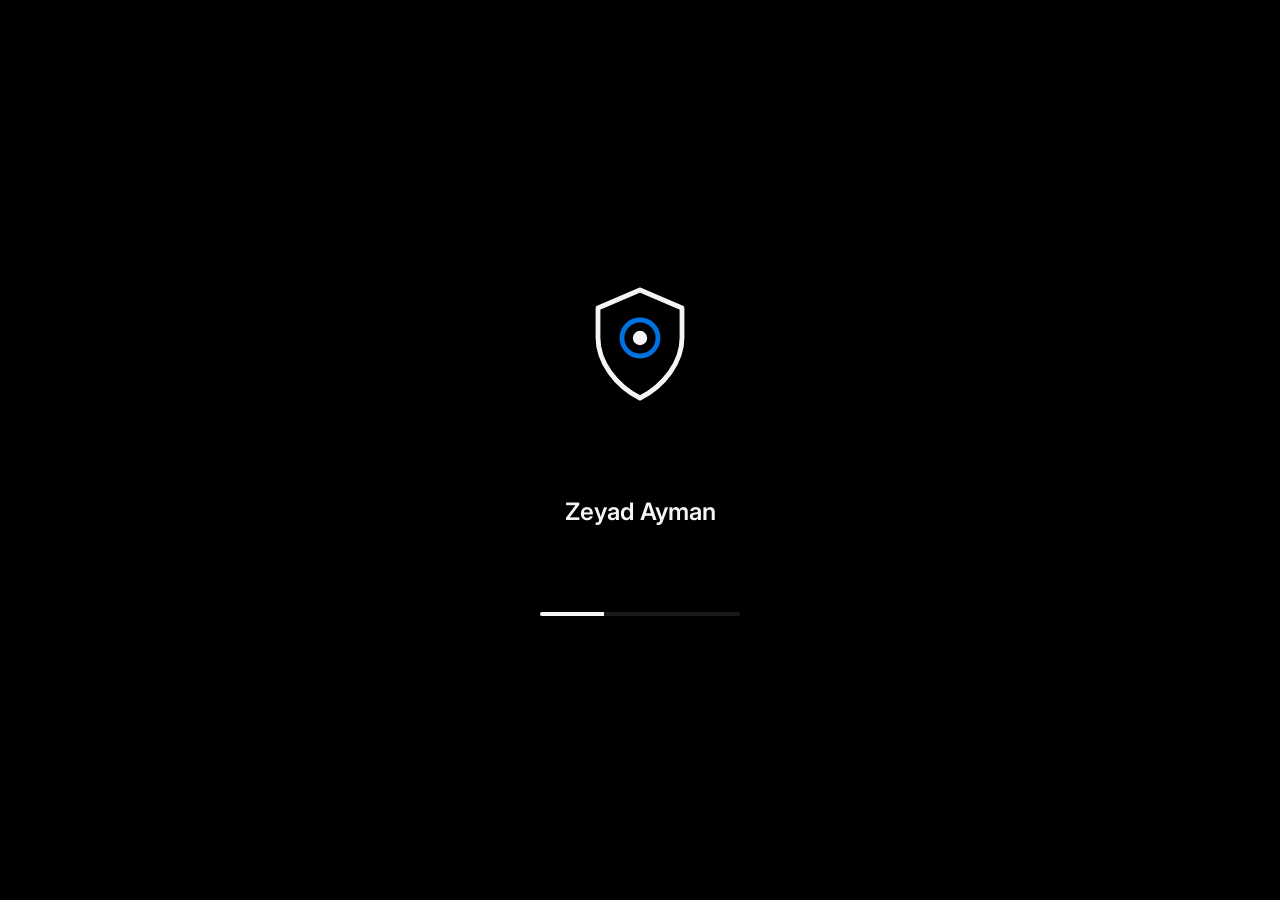
<file: templates/welcome.html>
<!DOCTYPE html>
<html lang="en">
<head>
  <meta charset="UTF-8" />
  <meta name="viewport" content="width=device-width, initial-scale=1.0" />
  <title>Welcome to Sentinel AI — Next-Gen Binary Security</title>
  <meta name="description" content="AI-powered binary vulnerability detection using Ghidra reverse engineering and Graph Attention Networks." />
  <link rel="stylesheet" href="/static/css/style.css" />
  <link rel="icon" href="data:image/svg+xml,<svg xmlns='http://www.w3.org/2000/svg' viewBox='0 0 100 100'><text y='.9em' font-size='90'>&#x1f6e1;</text></svg>" />
  
  <script>
    (function() {
      const savedTheme = localStorage.getItem('sentinelTheme') || 'dark';
      if (savedTheme === 'dark') {
        document.documentElement.setAttribute('data-theme', 'dark');
      } else {
        document.documentElement.removeAttribute('data-theme');
      }
    })();
  </script>

  <style>
    body {
      background: var(--bg-primary);
      color: var(--text-primary);
      transition: background 0.3s ease, color 0.3s ease;
    }
    body::before {
      background: radial-gradient(circle at 50% -20%, var(--bg-secondary) 0%, var(--bg-primary) 90%);
    }

    .welcome-container {
      max-width: 1400px;
      margin: 0 auto;
      padding: 60px 20px;
      position: relative;
      z-index: 1;
    }

    /* Hero Section */
    .hero {
      text-align: center;
      margin-bottom: 70px;
      padding-top: 40px;
    }

    .hero__logo-wrap {
      display: inline-flex;
      justify-content: center;
      margin-bottom: 24px;
      position: relative;
    }

    .hero__logo {
      animation: pulseGlow 4s infinite ease-in-out;
    }

    @keyframes pulseGlow {
      0%, 100% { transform: scale(1); filter: drop-shadow(0 0 10px rgba(0, 113, 227, 0.3)); }
      50% { transform: scale(1.05); filter: drop-shadow(0 0 25px rgba(0, 113, 227, 0.6)); }
    }

    .hero__title {
      font-size: 56px;
      font-weight: 800;
      letter-spacing: -2px;
      margin-bottom: 20px;
      background: linear-gradient(135deg, var(--text-primary) 40%, var(--text-secondary) 100%);
      -webkit-background-clip: text;
      -webkit-text-fill-color: transparent;
      animation: fadeInUp 0.8s ease;
    }

    .hero__subtitle {
      font-size: 20px;
      color: var(--text-secondary);
      max-width: 700px;
      margin: 0 auto 36px;
      line-height: 1.5;
      animation: fadeInUp 1s ease;
    }

    .cta-container {
      display: flex;
      justify-content: center;
      gap: 20px;
      animation: fadeInUp 1.2s ease;
    }

    .btn--primary {
      background: var(--accent-gradient);
      color: #ffffff;
      padding: 18px 44px;
      font-size: 18px;
      font-weight: 700;
      border-radius: 100px;
      border: none;
      cursor: pointer;
      text-decoration: none;
      display: inline-flex;
      align-items: center;
      gap: 12px;
      transition: all 0.3s ease;
      box-shadow: 0 8px 20px rgba(0, 113, 227, 0.3);
    }

    .btn--primary:hover {
      transform: scale(1.04);
      box-shadow: 0 12px 30px rgba(0, 113, 227, 0.5);
    }

    .btn--secondary {
      background: var(--bg-glass);
      color: var(--text-primary);
      padding: 18px 44px;
      font-size: 18px;
      font-weight: 700;
      border-radius: 100px;
      border: 1px solid var(--border-glass);
      cursor: pointer;
      text-decoration: none;
      display: inline-flex;
      align-items: center;
      gap: 12px;
      transition: all 0.3s ease;
      backdrop-filter: blur(10px);
    }

    .btn--secondary:hover {
      background: var(--border-glass);
      border-color: var(--border-glow);
      transform: translateY(-2px);
    }

    /* Pipeline Workflow Section */
    .section-title {
      font-size: 32px;
      font-weight: 700;
      text-align: center;
      margin-bottom: 40px;
      letter-spacing: -0.8px;
    }

    .pipeline-grid {
      display: grid;
      grid-template-columns: repeat(3, 1fr);
      gap: 30px;
      margin-bottom: 80px;
    }

    .pipeline-card {
      background: var(--bg-card);
      border: 1px solid var(--border-glass);
      border-radius: var(--radius-lg);
      padding: 36px;
      text-align: left;
      position: relative;
      backdrop-filter: blur(20px);
      transition: all 0.4s cubic-bezier(0.16, 1, 0.3, 1);
    }

    .pipeline-card:hover {
      transform: translateY(-5px);
      border-color: var(--accent-primary);
      background: var(--bg-glass);
      box-shadow: var(--shadow-card);
    }

    .pipeline-card__num {
      font-size: 48px;
      font-weight: 800;
      color: rgba(0, 113, 227, 0.15);
      position: absolute;
      top: 20px;
      right: 30px;
      font-family: var(--font-mono);
      line-height: 1;
    }

    .pipeline-card__icon {
      font-size: 32px;
      margin-bottom: 24px;
      display: inline-block;
      padding: 12px;
      background: var(--border-glass);
      border-radius: 12px;
    }

    .pipeline-card__title {
      font-size: 20px;
      font-weight: 700;
      margin-bottom: 12px;
      color: var(--text-primary);
    }

    .pipeline-card__desc {
      font-size: 14px;
      color: var(--text-secondary);
      line-height: 1.6;
    }

    /* Secondary Hub Links */
    .hub-section {
      background: var(--bg-glass);
      border: 1px solid var(--border-glass);
      border-radius: var(--radius-xl);
      padding: 50px 40px;
      margin-bottom: 80px;
      backdrop-filter: blur(15px);
    }

    .hub-grid {
      display: grid;
      grid-template-columns: repeat(2, 1fr);
      gap: 30px;
    }

    .hub-card {
      background: var(--bg-card);
      border: 1px solid var(--border-glass);
      border-radius: var(--radius-lg);
      padding: 30px;
      display: flex;
      gap: 20px;
      align-items: flex-start;
      text-decoration: none;
      transition: all 0.3s ease;
    }

    .hub-card:hover {
      border-color: var(--accent-secondary);
      background: var(--bg-glass);
      transform: translateX(4px);
    }

    .hub-card__icon {
      font-size: 36px;
      line-height: 1;
    }

    .hub-card__content {
      flex: 1;
      text-align: left;
    }

    .hub-card__title {
      font-size: 18px;
      font-weight: 700;
      color: var(--text-primary);
      margin-bottom: 8px;
    }

    .hub-card__desc {
      font-size: 13px;
      color: var(--text-secondary);
      line-height: 1.5;
    }

    /* Stats Panel */
    .stats-panel {
      display: grid;
      grid-template-columns: repeat(4, 1fr);
      gap: 20px;
      margin-bottom: 60px;
    }

    .stat-tile {
      background: var(--bg-glass);
      border: 1px solid var(--border-glass);
      border-radius: var(--radius-md);
      padding: 24px;
      text-align: center;
    }

    .stat-tile__val {
      font-size: 28px;
      font-weight: 800;
      color: var(--text-primary);
      margin-bottom: 4px;
      background: linear-gradient(135deg, var(--text-primary), var(--accent-secondary));
      -webkit-background-clip: text;
      -webkit-text-fill-color: transparent;
    }

    .stat-tile__lbl {
      font-size: 12px;
      color: var(--text-secondary);
      text-transform: uppercase;
      font-weight: 600;
      letter-spacing: 0.5px;
    }

    /* Keyframes */
    @keyframes fadeInUp {
      from { opacity: 0; transform: translateY(20px); }
      to { opacity: 1; transform: translateY(0); }
    }

    @media (max-width: 992px) {
      .pipeline-grid { grid-template-columns: 1fr; }
      .hub-grid { grid-template-columns: 1fr; }
      .stats-panel { grid-template-columns: repeat(2, 1fr); }
      .hero__title { font-size: 40px; }
    }

    /* Terminal Simulator Styling */
    .terminal-container {
      background: #0d0d0f;
      border: 1px solid var(--border-glass);
      border-radius: var(--radius-lg);
      box-shadow: 0 20px 50px rgba(0, 0, 0, 0.5);
      overflow: hidden;
      max-width: 900px;
      margin: 0 auto;
      text-align: left;
      font-family: var(--font-mono);
      display: flex;
      flex-direction: column;
    }
    
    .terminal-header {
      background: #18181b;
      padding: 14px 20px;
      display: flex;
      align-items: center;
      position: relative;
      border-bottom: 1px solid rgba(255, 255, 255, 0.05);
    }
    
    .terminal-dots {
      display: flex;
      gap: 8px;
    }
    
    .dot {
      width: 12px;
      height: 12px;
      border-radius: 50%;
      display: inline-block;
    }
    .dot--red { background: #ff5f56; }
    .dot--yellow { background: #ffbd2e; }
    .dot--green { background: #27c93f; }
    
    .terminal-title {
      color: #a1a1a6;
      font-size: 13px;
      position: absolute;
      left: 50%;
      transform: translateX(-50%);
      font-weight: 500;
    }
    
    .terminal-body {
      padding: 24px;
      height: 280px;
      overflow-y: auto;
      color: #30d158;
      font-size: 13px;
      line-height: 1.6;
    }
    
    .term-line {
      margin-bottom: 8px;
      white-space: pre-wrap;
    }
    
    .term-prompt {
      color: #2997ff;
      font-weight: 700;
    }
    
    .term-input {
      color: #f5f5f7;
    }
    
    .term-line--output {
      color: #e4e4e7;
    }
    
    .terminal-action-bar {
      padding: 16px;
      background: #18181b;
      display: flex;
      justify-content: center;
      border-top: 1px solid rgba(255, 255, 255, 0.05);
    }
  </style>
</head>
<body>

<!-- SPLASH SCREEN -->
<div id="splashScreen" class="splash-screen">
  <div class="splash-content">
    <div class="splash-logo-container">
      <svg width="120" height="120" viewBox="0 0 100 100" fill="none" xmlns="http://www.w3.org/2000/svg" class="splash-logo" style="animation: spin 8s linear infinite;">
        <path d="M50 5L15 20V45C15 65 30 85 50 95C70 85 85 65 85 45V20L50 5Z" stroke="var(--text-primary)" stroke-width="4" stroke-linejoin="round"/>
        <circle cx="50" cy="45" r="15" stroke="var(--accent-primary)" stroke-width="4"/>
        <circle cx="50" cy="45" r="6" fill="var(--text-primary)"/>
      </svg>
    </div>
    <div class="team-names" id="teamNamesContainer">
      <div class="name-item" id="name1">Zeyad Ayman</div>
      <div class="name-item" id="name2">Ziad Ahmed</div>
      <div class="name-item" id="name3">Tariq Ali</div>
      <div class="name-item" id="name4">Ahmed Mohamed</div>
      <div class="name-item" id="name5">Adam Ahmed</div>
      <div class="supervisor" id="supervisor">Supervised by DR: Shreif Eldyasti</div>
    </div>
    <div class="splash-progress">
      <div class="splash-progress-bar" id="splashBar"></div>
    </div>
  </div>
</div>

<div class="welcome-container" id="welcomeContainer" style="display: none; opacity: 0; transition: opacity 1s ease;">

  <button class="theme-toggle" id="themeToggle" title="Toggle Theme">
    <svg xmlns="http://www.w3.org/2000/svg" fill="none" viewBox="0 0 24 24" stroke="currentColor" stroke-width="2">
      <path stroke-linecap="round" stroke-linejoin="round" d="M20.354 15.354A9 9 0 018.646 3.646 9.003 9.003 0 0012 21a9.003 9.003 0 008.354-5.646z" />
    </svg>
  </button>

  <!-- HERO HEADER -->
  <header class="hero">
    <div class="hero__logo-wrap">
      <svg width="100" height="100" viewBox="0 0 100 100" fill="none" xmlns="http://www.w3.org/2000/svg" class="hero__logo">
        <path d="M50 5L15 20V45C15 65 30 85 50 95C70 85 85 65 85 45V20L50 5Z" stroke="var(--text-primary)" stroke-width="4" stroke-linejoin="round"/>
        <circle cx="50" cy="45" r="15" stroke="var(--accent-primary)" stroke-width="4"/>
        <circle cx="50" cy="45" r="6" fill="var(--text-primary)"/>
      </svg>
    </div>
    
    <h1 class="hero__title">Sentinel AI</h1>
    <p class="hero__subtitle">
      A security auditing suite combining Ghidra static analysis, Graph Attention Networks (GNN), and Retrieval-Augmented Generation (RAG) to inspect compiled binaries and C/C++ source code.
    </p>

    <div class="cta-container">
      <a href="/dashboard" class="btn--primary">
        Launch Console
        <svg xmlns="http://www.w3.org/2000/svg" width="20" height="20" viewBox="0 0 24 24" fill="none" stroke="currentColor" stroke-width="2.5"><line x1="5" y1="12" x2="19" y2="12"/><polyline points="12 5 19 12 12 19"/></svg>
      </a>
      <a href="#pipeline" class="btn--secondary">Explore Architecture</a>
    </div>
  </header>

  <!-- TERMINAL SIMULATOR SECTION -->
  <section class="terminal-simulator reveal" style="margin-bottom: 70px;">
    <div class="terminal-container">
      <div class="terminal-header">
        <div class="terminal-dots">
          <span class="dot dot--red"></span>
          <span class="dot dot--yellow"></span>
          <span class="dot dot--green"></span>
        </div>
        <div class="terminal-title">headless-analyzer@sentinel-ai: ~</div>
      </div>
      <div class="terminal-body" id="termLogs">
        <div class="term-line"><span class="term-prompt">[guest@sentinel-ai]$</span> <span class="term-input">./sentinel-scan --demo --file binary_audit.elf</span></div>
        <div class="term-line term-line--output" style="color: var(--text-muted); font-style: italic;">Press "Run Live Demo Scanner" below to watch a simulated reverse engineering and machine learning analysis sequence.</div>
      </div>
      <div class="terminal-action-bar">
        <button class="btn--primary" id="runTermSimBtn" style="font-size: 14px; padding: 12px 30px; margin: 0 auto; width: auto;" onclick="runTerminalSimulation()">
          ⚡ Run Live Demo Scanner
        </button>
      </div>
    </div>
  </section>

  <!-- LIVE SYSTEM STATS -->
  <section class="stats-panel">
    <div class="stat-tile">
      <div class="stat-tile__val">71.36%</div>
      <div class="stat-tile__lbl">GNN Accuracy</div>
    </div>
    <div class="stat-tile">
      <div class="stat-tile__val">79.91%</div>
      <div class="stat-tile__lbl">AUC-ROC Score</div>
    </div>
    <div class="stat-tile">
      <div class="stat-tile__val">12 Guides</div>
      <div class="stat-tile__lbl">RAG Intel Seeds</div>
    </div>
    <div class="stat-tile">
      <div class="stat-tile__val">8 Classes</div>
      <div class="stat-tile__lbl">CWE Mapped</div>
    </div>
  </section>

  <!-- PIPELINE WORKFLOW -->
  <section id="pipeline" style="padding-top: 40px;">
    <h2 class="section-title">The Three-Step Security Pipeline</h2>
    <div class="pipeline-grid">
      
      <!-- Card 1: Reversing -->
      <div class="pipeline-card">
        <div class="pipeline-card__num">01</div>
        <span class="pipeline-card__icon">📦</span>
        <h3 class="pipeline-card__title">Headless Reverse Engineering</h3>
        <p class="pipeline-card__desc">
          Upload compiled binary (.exe, .o) or raw C/C++ code. MinGW compiles source files dynamically, and NSA's Ghidra runner disassembles functions, mapping code branches into Control Flow Graphs (CFG).
        </p>
      </div>

      <!-- Card 2: ML Model -->
      <div class="pipeline-card">
        <div class="pipeline-card__num">02</div>
        <span class="pipeline-card__icon">🕵️</span>
        <h3 class="pipeline-card__title">GATv2 Graph Neural Network</h3>
        <p class="pipeline-card__desc">
          Assembly instructions inside CFG blocks are encoded into Word2Vec semantic embeddings. A trained Graph Attention Network (GNN) inspects basic-block layouts to flag vulnerability structures.
        </p>
      </div>

      <!-- Card 3: RAG Audit -->
      <div class="pipeline-card">
        <div class="pipeline-card__num">03</div>
        <span class="pipeline-card__icon">📘</span>
        <h3 class="pipeline-card__title">RAG Audit & Remediation</h3>
        <p class="pipeline-card__desc">
          If functions are flagged, our Retrieval-Augmented Generation (RAG) auditor queries the secure standards database, generates a PDF security audit report, and writes compile-ready remediation code blocks.
        </p>
      </div>

    </div>
  </section>

  <!-- RESOURCES HUB LINKS -->
  <section class="hub-section">
    <h2 class="section-title" style="margin-bottom: 30px;">Direct Resource Hub</h2>
    <div class="hub-grid">
      
      <!-- Guide Hub Card -->
      <a href="/guide" target="_blank" class="hub-card">
        <div class="hub-card__icon">📖</div>
        <div class="hub-card__content">
          <h3 class="hub-card__title">Beginner Onboarding Guide</h3>
          <p class="hub-card__desc">
            A simple, non-technical introduction containing plain-language metaphors and an interactive mockup report explorer to help you read our audits.
          </p>
        </div>
      </a>

      <!-- Library Hub Card -->
      <a href="/library" target="_blank" class="hub-card">
        <div class="hub-card__icon">📚</div>
        <div class="hub-card__content">
          <h3 class="hub-card__title">Threat Intelligence Library</h3>
          <p class="hub-card__desc">
            An interactive encyclopedia mapping memory errors (CWE-120, CWE-787, etc.) with search filters and side-by-side Vulnerable vs Secure code panels.
          </p>
        </div>
      </a>

    </div>
  </section>

  <!-- FOOTER -->
  <footer class="footer">
    <p>Sentinel AI &mdash; Graduation Project 2026 &bull; Ghidra + FastAPI</p>
  </footer>

</div>

<script>
  function runSplashScreen() {
    const splashScreen = document.getElementById('splashScreen');
    const splashBar = document.getElementById('splashBar');
    const welcomeContainer = document.getElementById('welcomeContainer');
    const names = ['name1', 'name2', 'name3', 'name4', 'name5'];
    let currentNameIdx = 0;

    function showNextName() {
      if (currentNameIdx > 0) {
        const prevEl = document.getElementById(names[currentNameIdx - 1]);
        if (prevEl) {
          prevEl.classList.remove('visible');
          prevEl.classList.add('fade-out');
        }
      }

      if (currentNameIdx < names.length) {
        const el = document.getElementById(names[currentNameIdx]);
        if (el) el.classList.add('visible');
        currentNameIdx++;
        setTimeout(showNextName, 700);
      } else {
        const sup = document.getElementById('supervisor');
        if (sup) sup.style.opacity = '1';
        setTimeout(finishSplash, 1500);
      }
    }

    let progress = 0;
    const interval = setInterval(() => {
      progress += 2;
      if (progress > 100) progress = 100;
      if (splashBar) splashBar.style.width = progress + '%';
      if (progress === 100) clearInterval(interval);
    }, 70);

    setTimeout(showNextName, 500);

    function finishSplash() {
      if (splashScreen) {
        splashScreen.style.opacity = '0';
        splashScreen.style.visibility = 'hidden';
      }
      if (welcomeContainer) {
        welcomeContainer.style.display = 'block';
        setTimeout(() => welcomeContainer.style.opacity = '1', 50);
      }
    }
  }

  function setupThemeToggle() {
    const toggleBtn = document.getElementById('themeToggle');
    if (!toggleBtn) return;
    
    toggleBtn.addEventListener('click', () => {
      if (document.documentElement.getAttribute('data-theme') === 'dark') {
        document.documentElement.removeAttribute('data-theme');
        localStorage.setItem('sentinelTheme', 'light');
      } else {
        document.documentElement.setAttribute('data-theme', 'dark');
        localStorage.setItem('sentinelTheme', 'dark');
      }
    });
  }

  function runTerminalSimulation() {
    const btn = document.getElementById('runTermSimBtn');
    const logsContainer = document.getElementById('termLogs');
    if (!btn || !logsContainer) return;
    
    btn.disabled = true;
    btn.textContent = "⏳ Scanner Running...";
    
    // Reset terminal
    logsContainer.innerHTML = `
      <div class="term-line"><span class="term-prompt">[guest@sentinel-ai]$</span> <span class="term-input">./sentinel-scan --demo --file binary_audit.elf</span></div>
    `;
    
    const logs = [
      { text: "[+] Initializing Headless reverse engineering sandbox...", delay: 400 },
      { text: "[+] Invoking NSA Ghidra decompiler daemon...", delay: 600 },
      { text: "[+] Successfully loaded ELF binary [hash: 7a8b9c...]", delay: 400 },
      { text: "[+] Analysis: Traversing basic block branch instructions...", delay: 600 },
      { text: "[+] Extracted Control Flow Graph: 12 nodes, 16 connections.", delay: 500 },
      { text: "[+] Mapping assembly structures via asm2vec embedding matrix...", delay: 700 },
      { text: "[+] Input fed into Graph Attention Neural Network (GATv2)...", delay: 700 },
      { text: "[!] WARNING: Model flagged function 'process_packets' as VULNERABLE!", color: "#ff453a", delay: 800 },
      { text: "    - Threat Confidence Score: 94.8% (CWE-121)", color: "#ff453a", delay: 300 },
      { text: "[+] Querying Sentinel RAG database for safety mitigations...", delay: 600 },
      { text: "[+] Found match: SEI CERT C safety standard STR31-C.", delay: 400 },
      { text: "[+] Compiling automated remediation patch instructions...", delay: 600 },
      { text: "[+] SUCCESS: PDF Security audit report written to disk.", color: "#30d158", delay: 500 },
      { text: "[+] Scan sequence complete. Threat mitigated.", color: "#30d158", delay: 400 }
    ];
    
    let currentIdx = 0;
    
    function printNextLog() {
      if (currentIdx < logs.length) {
        const item = logs[currentIdx];
        const line = document.createElement('div');
        line.className = 'term-line term-line--output';
        if (item.color) {
          line.style.color = item.color;
        }
        line.textContent = item.text;
        logsContainer.appendChild(line);
        logsContainer.scrollTop = logsContainer.scrollHeight;
        
        currentIdx++;
        setTimeout(printNextLog, item.delay);
      } else {
        btn.disabled = false;
        btn.textContent = "⚡ Run Live Demo Scanner";
      }
    }
    
    setTimeout(printNextLog, 300);
  }

  document.addEventListener('DOMContentLoaded', () => {
    runSplashScreen();
    setupThemeToggle();
  });
</script>

</body>
</html>
</file>
<file: static/css/style.css>
/* ═══════════════════════════════════════════════════════════
   SENTINEL AI — Apple Style Theme
   ═══════════════════════════════════════════════════════════ */

@import url('https://fonts.googleapis.com/css2?family=Inter:wght@300;400;500;600;700;800&family=JetBrains+Mono:wght@400;500;600&display=swap');

:root {
  --bg-primary: #ffffff;
  --bg-secondary: #f5f5f7;
  --bg-card: rgba(255, 255, 255, 0.7);
  --bg-glass: rgba(255, 255, 255, 0.6);
  --border-glass: rgba(0, 0, 0, 0.08);
  --border-glow: rgba(0, 0, 0, 0.15);

  --text-primary: #1d1d1f;
  --text-secondary: #86868b;
  --text-muted: #a1a1a6;

  --accent-primary: #0071e3;
  --accent-secondary: #2997ff;
  --accent-gradient: linear-gradient(135deg, #0071e3, #2997ff);

  --safe-color: #34c759;
  --safe-bg: rgba(52, 199, 89, 0.1);
  --safe-border: rgba(52, 199, 89, 0.3);
  --safe-gradient: linear-gradient(135deg, #34c759, #30d158);

  --danger-color: #ff3b30;
  --danger-bg: rgba(255, 59, 48, 0.1);
  --danger-border: rgba(255, 59, 48, 0.3);
  --danger-gradient: linear-gradient(135deg, #ff3b30, #ff453a);

  --warning-color: #ff9f0a;

  --font-sans: 'Inter', -apple-system, BlinkMacSystemFont, "Segoe UI", Roboto, Helvetica, Arial, sans-serif;
  --font-mono: 'JetBrains Mono', 'SF Mono', 'Fira Code', monospace;

  --radius-sm: 8px;
  --radius-md: 14px;
  --radius-lg: 20px;
  --radius-xl: 30px;

  --shadow-glow: 0 10px 30px rgba(0, 0, 0, 0.08);
  --shadow-card: 0 4px 20px rgba(0, 0, 0, 0.05);
  
  --transition-fast: 150ms ease;
  --transition-base: 300ms cubic-bezier(0.25, 0.1, 0.25, 1);
  --transition-slow: 600ms cubic-bezier(0.16, 1, 0.3, 1);
}

[data-theme="dark"] {
  --bg-primary: #000000;
  --bg-secondary: #1c1c1e;
  --bg-card: rgba(28, 28, 30, 0.7);
  --bg-glass: rgba(255, 255, 255, 0.05);
  --border-glass: rgba(255, 255, 255, 0.1);
  --border-glow: rgba(255, 255, 255, 0.2);

  --text-primary: #f5f5f7;
  --text-secondary: #a1a1a6;
  --text-muted: #86868b;

  --shadow-glow: 0 10px 30px rgba(255, 255, 255, 0.05);
  --shadow-card: 0 4px 20px rgba(0, 0, 0, 0.4);
}

*, *::before, *::after { margin: 0; padding: 0; box-sizing: border-box; }
html { scroll-behavior: smooth; }
body {
  font-family: var(--font-sans); background: var(--bg-primary); color: var(--text-primary);
  min-height: 100vh; line-height: 1.6; overflow-x: hidden;
  -webkit-font-smoothing: antialiased;
}

/* ── Background ────────────────────────────────── */
body::before {
  content: ''; position: fixed; top: 0; left: 0; width: 100%; height: 100%;
  background: radial-gradient(circle at 50% -20%, var(--bg-secondary) 0%, var(--bg-primary) 80%);
  z-index: 0; pointer-events: none;
}

/* ── Splash Screen ─────────────────────────────────────────── */
.splash-screen {
  position: fixed; inset: 0; background: var(--bg-primary);
  display: flex; align-items: center; justify-content: center;
  z-index: 9999; transition: opacity 0.8s ease, visibility 0.8s ease;
}
.splash-content { text-align: center; }
.splash-logo-container { margin: 0 auto 40px; }
.splash-logo { width: 120px; height: 120px; object-fit: contain; }

.team-names { margin-bottom: 40px; min-height: 120px; position: relative; display: flex; flex-direction: column; align-items: center; justify-content: center; }
.name-item {
  font-size: 24px; font-weight: 600; color: var(--text-primary);
  position: absolute; opacity: 0; transform: translateY(20px); transition: all 0.5s ease;
}
.name-item.visible { opacity: 1; transform: translateY(0); }
.name-item.fade-out { opacity: 0; transform: translateY(-20px); }

.supervisor {
  font-size: 20px; font-weight: 700; color: var(--accent-primary);
  margin-top: 10px; opacity: 0; transition: all 1s ease;
}

.splash-progress { width: 200px; height: 4px; background: var(--border-glass); margin: 0 auto; border-radius: 10px; overflow: hidden; }
.splash-progress-bar { height: 100%; width: 0%; background: var(--text-primary); transition: width 0.1s linear; }

/* ── Scroll Reveal Animations ──────────────────────────────── */
.reveal { opacity: 0; transform: translateY(40px); transition: all 0.8s cubic-bezier(0.16, 1, 0.3, 1); }
.reveal.active { opacity: 1; transform: translateY(0); }

/* ── Layout & Header ───────────────────────────────────────── */
.app-container { position: relative; z-index: 1; max-width: 1400px; margin: 0 auto; padding: 60px 24px; transition: opacity 1s ease; }
.header { text-align: center; margin-bottom: 60px; display: flex; flex-direction: column; align-items: center; }
.header__logo { width: 80px; height: 80px; object-fit: contain; margin-bottom: 24px; }
.header__badge {
  display: inline-flex; align-items: center; gap: 6px; padding: 4px 12px; background: var(--border-glass);
  border-radius: 100px; font-size: 11px; font-weight: 600; color: var(--text-secondary); text-transform: uppercase; margin-bottom: 20px;
}
.pulse-dot { width: 6px; height: 6px; background: var(--safe-color); border-radius: 50%; }
.header__title { font-size: 56px; font-weight: 700; letter-spacing: -1.5px; color: var(--text-primary); margin-bottom: 12px; }
.header__subtitle { font-size: 19px; color: var(--text-secondary); max-width: 600px; margin: 0 auto; font-weight: 400; }

/* ── Theme Toggle ──────────────────────────────────────────── */
.theme-toggle {
  position: absolute; top: 24px; right: 24px;
  background: var(--bg-card); border: 1px solid var(--border-glass); border-radius: 50%;
  width: 44px; height: 44px; display: flex; align-items: center; justify-content: center;
  cursor: pointer; color: var(--text-primary); transition: var(--transition-base); backdrop-filter: blur(10px);
}
.theme-toggle:hover { transform: scale(1.05); }
.theme-toggle svg { width: 20px; height: 20px; }

/* ── Tabs Navigation ───────────────────────────────────────── */
.tabs {
  display: flex; justify-content: center; gap: 8px; margin-bottom: 60px;
  background: var(--bg-glass); padding: 4px; border-radius: 100px; backdrop-filter: saturate(180%) blur(20px);
  width: fit-content; margin-left: auto; margin-right: auto;
  border: 1px solid var(--border-glass);
}
.tab-btn {
  background: transparent; border: none; color: var(--text-primary); padding: 8px 20px;
  font-size: 13px; font-weight: 500; border-radius: 100px;
  cursor: pointer; transition: var(--transition-base); display: flex; align-items: center; gap: 8px;
}
.tab-btn:hover { background: var(--border-glass); }
.tab-btn.active { background: var(--bg-primary); color: var(--text-primary); box-shadow: 0 2px 8px var(--shadow-glow); font-weight: 600; }
.tab-content { display: none; animation: fadeIn 0.5s ease; }
.tab-content.active { display: block; }

/* ── Upload Zone ───────────────────────────────────────────── */
.upload-section { margin-bottom: 60px; }
.upload-zone {
  border: 2px dashed var(--border-glass); border-radius: var(--radius-xl); padding: 80px 40px;
  text-align: center; cursor: pointer; transition: var(--transition-base);
  background: var(--bg-secondary);
}
.upload-zone:hover, .upload-zone.drag-over { border-color: var(--accent-primary); background: var(--bg-card); }
.upload-zone__icon { margin: 0 auto 24px; color: var(--accent-primary); }
.upload-zone__icon svg { width: 48px; height: 48px; }
.upload-zone__title { font-size: 24px; font-weight: 600; margin-bottom: 8px; color: var(--text-primary); }
.upload-zone__subtitle { font-size: 15px; color: var(--text-secondary); margin-bottom: 24px; }
.upload-zone__formats { display: flex; gap: 8px; justify-content: center; flex-wrap: wrap; }
.format-tag { padding: 4px 12px; background: var(--border-glass); border-radius: 100px; font-size: 12px; font-weight: 500; color: var(--text-primary); }
.upload-zone__input { display: none; }

.file-info { display: none; align-items: center; gap: 16px; padding: 20px 24px; background: var(--bg-primary); border: 1px solid var(--border-glass); border-radius: var(--radius-lg); margin-top: 24px; box-shadow: var(--shadow-card); }
.file-info.visible { display: flex; animation: fadeInUp 0.4s ease; }
.file-info__icon { width: 40px; height: 40px; background: var(--bg-secondary); border-radius: 8px; display: flex; align-items: center; justify-content: center; flex-shrink: 0; }
.file-info__icon svg { width: 20px; height: 20px; color: var(--text-primary); }
.file-info__details { flex: 1; }
.file-info__name { font-weight: 600; font-size: 15px; }
.file-info__size { font-size: 13px; color: var(--text-secondary); }
.file-info__remove { width: 32px; height: 32px; background: var(--bg-secondary); border-radius: 50%; display: flex; align-items: center; justify-content: center; cursor: pointer; color: var(--text-primary); transition: var(--transition-fast); border: none; }
.file-info__remove:hover { background: var(--border-glass); }

/* ── Buttons ───────────────────────────────────────────────── */
.analyze-btn {
  display: none; width: 100%; padding: 18px; margin-top: 24px; background: var(--text-primary); border: none;
  border-radius: var(--radius-lg); color: var(--bg-primary); font-size: 17px; font-weight: 600; cursor: pointer; transition: var(--transition-base);
  align-items: center; justify-content: center; gap: 10px;
}
.analyze-btn.visible { display: flex; }
.analyze-btn:hover:not(:disabled) { opacity: 0.9; transform: scale(1.02); }
.analyze-btn:disabled { opacity: 0.5; cursor: not-allowed; transform: none; }

.action-buttons { display: flex; gap: 16px; margin-top: 40px; }
.btn { flex: 1; padding: 16px 24px; border-radius: var(--radius-lg); font-size: 15px; font-weight: 600; cursor: pointer; transition: var(--transition-base); display: flex; align-items: center; justify-content: center; gap: 8px; border: none; }
.btn--primary { background: var(--text-primary); color: var(--bg-primary); }
.btn--primary:hover { opacity: 0.9; transform: scale(1.02); }
.btn--pdf { background: var(--bg-secondary); color: var(--text-primary); }
.btn--pdf:hover { background: var(--border-glass); transform: scale(1.02); }
.btn--danger { background: rgba(239, 68, 68, 0.1); color: #ef4444; border: 1px solid rgba(239, 68, 68, 0.2); }
.btn--danger:hover { background: #ef4444; color: white; border-color: #ef4444; transform: scale(1.02); }

/* ── Progress Section ──────────────────────────────────────── */
.progress-section { display: none; margin-bottom: 60px; }
.progress-section.visible { display: block; animation: fadeInUp 0.5s ease; }
.progress-card { background: var(--bg-primary); border-radius: var(--radius-xl); padding: 40px; box-shadow: var(--shadow-card); border: 1px solid var(--border-glass); }
.progress-card__header { display: flex; align-items: center; gap: 16px; margin-bottom: 30px; }
.progress-spinner { width: 24px; height: 24px; border: 3px solid var(--border-glass); border-top-color: var(--text-primary); border-radius: 50%; animation: spin 1s linear infinite; }
.progress-card__title { font-size: 19px; font-weight: 600; }
.progress-bar-container { width: 100%; height: 8px; background: var(--border-glass); border-radius: 100px; overflow: hidden; margin-bottom: 30px; }
.progress-bar { height: 100%; background: var(--text-primary); border-radius: 100px; width: 0%; transition: width 0.5s ease; }
.progress-steps { display: flex; flex-direction: column; gap: 16px; }
.progress-step { display: flex; align-items: center; gap: 16px; font-size: 15px; color: var(--text-secondary); transition: var(--transition-base); }
.progress-step.active { color: var(--text-primary); font-weight: 500; }
.progress-step.done { color: var(--safe-color); }
.progress-step__icon { width: 28px; height: 28px; border-radius: 50%; display: flex; align-items: center; justify-content: center; flex-shrink: 0; background: var(--bg-secondary); font-size: 13px; transition: var(--transition-base); font-weight: 600; border: 1px solid var(--border-glass); }
.progress-step.active .progress-step__icon { background: var(--text-primary); color: var(--bg-primary); }
.progress-step.done .progress-step__icon { background: var(--safe-color); color: white; border-color: var(--safe-color); }

/* ── Results Section ───────────────────────────────────────── */
.results-section { display: none; }
.results-section.visible { display: block; animation: fadeInUp 0.6s ease; }

.verdict-banner { position: relative; border-radius: var(--radius-xl); padding: 60px 40px; margin-bottom: 40px; text-align: center; }
.verdict-banner--safe { background: var(--bg-primary); border: 1px solid var(--border-glass); box-shadow: var(--shadow-card); }
.verdict-banner--vulnerable { background: var(--danger-bg); border: 1px solid var(--danger-color); box-shadow: 0 10px 40px rgba(255, 59, 48, 0.1); }
.verdict-banner__icon { width: 80px; height: 80px; margin: 0 auto 24px; border-radius: 50%; display: flex; align-items: center; justify-content: center; font-size: 40px; }
.verdict-banner--safe .verdict-banner__icon { background: var(--safe-bg); color: var(--safe-color); }
.verdict-banner--vulnerable .verdict-banner__icon { background: var(--danger-bg); color: var(--danger-color); }
.verdict-banner__title { font-size: 40px; font-weight: 700; margin-bottom: 8px; letter-spacing: -1px; }
.verdict-banner--safe .verdict-banner__title { color: var(--safe-color); }
.verdict-banner--vulnerable .verdict-banner__title { color: var(--danger-color); }
.verdict-banner__subtitle { font-size: 17px; color: var(--text-secondary); }

.confidence-meter { display: flex; flex-direction: column; align-items: center; gap: 12px; margin-top: 32px; }
.confidence-meter__label { font-size: 13px; color: var(--text-secondary); text-transform: uppercase; font-weight: 600; letter-spacing: 1px; }
.confidence-meter__bar { width: 240px; height: 10px; background: var(--border-glass); border-radius: 100px; overflow: hidden; }
.confidence-meter__fill { height: 100%; border-radius: 100px; transition: width 1s ease; }
.verdict-banner--safe .confidence-meter__fill { background: var(--safe-color); }
.verdict-banner--vulnerable .confidence-meter__fill { background: var(--danger-color); }
.confidence-meter__value { font-size: 28px; font-weight: 700; font-family: var(--font-mono); }
.verdict-banner--safe .confidence-meter__value { color: var(--safe-color); }
.verdict-banner--vulnerable .confidence-meter__value { color: var(--danger-color); }

.details-grid { display: grid; grid-template-columns: 1fr 1.5fr; gap: 30px; margin-bottom: 30px; }
.detail-card { background: var(--bg-primary); border: 1px solid var(--border-glass); border-radius: var(--radius-lg); padding: 32px; box-shadow: var(--shadow-card); }
.detail-card__title { font-size: 14px; font-weight: 600; color: var(--text-secondary); text-transform: uppercase; margin-bottom: 24px; display: flex; align-items: center; gap: 8px; letter-spacing: 0.5px; }
.detail-card__title svg { width: 18px; height: 18px; color: var(--text-primary); }
.detail-row { display: flex; justify-content: space-between; padding: 12px 0; border-bottom: 1px solid var(--border-glass); font-size: 14px; }
.detail-row:last-child { border-bottom: none; }
.detail-row__label { color: var(--text-secondary); }
.detail-row__value { font-family: var(--font-mono); font-weight: 500; color: var(--text-primary); text-align: right; word-break: break-all; }

/* Top Features Logic Display */
.feature-list { display: flex; flex-direction: column; gap: 16px; }
.feature-item { padding: 20px; background: var(--bg-secondary); border-radius: var(--radius-md); border-left: 4px solid var(--text-primary); }
.feature-item.danger { border-left-color: var(--danger-color); background: var(--danger-bg); }
.feature-item__head { display: flex; justify-content: space-between; align-items: center; margin-bottom: 8px; }
.feature-item__name { font-family: var(--font-mono); font-size: 15px; font-weight: 700; color: var(--text-primary); }
.feature-item__impact { font-size: 12px; font-weight: 600; background: var(--border-glass); padding: 2px 8px; border-radius: 100px; }
.feature-item.danger .feature-item__impact { background: var(--danger-border); color: var(--danger-color); }
.feature-item__desc { font-size: 14px; color: var(--text-primary); line-height: 1.5; margin-bottom: 8px; font-weight: 500; }
.feature-item__risk { font-size: 13px; color: var(--text-secondary); line-height: 1.5; }

/* ── Stats Bar (Intelligence Tab) ──────────────────────────── */
.stats-bar { display: grid; grid-template-columns: repeat(4, 1fr); gap: 20px; margin-bottom: 60px; }
.stat-card {
  background: var(--bg-primary); border-radius: var(--radius-lg); border: 1px solid var(--border-glass);
  padding: 32px 20px; text-align: center; box-shadow: var(--shadow-card); transition: var(--transition-base);
}
.stat-card:hover { transform: translateY(-4px); box-shadow: 0 10px 30px var(--shadow-glow); }
.stat-card__value { font-size: 36px; font-weight: 700; color: var(--text-primary); }
.stat-card__label { font-size: 13px; color: var(--text-secondary); text-transform: uppercase; letter-spacing: 0.5px; margin-top: 8px; font-weight: 600; }

.intelligence-info { background: var(--bg-primary); border: 1px solid var(--border-glass); border-radius: var(--radius-lg); padding: 40px; box-shadow: var(--shadow-card); }
.intelligence-info h3 { color: var(--text-primary); margin-bottom: 20px; font-size: 24px; font-weight: 600; letter-spacing: -0.5px; }
.intelligence-info ul { margin-left: 20px; margin-top: 10px; color: var(--text-muted); font-size: 15px; }
.intelligence-info li { margin-bottom: 12px; }
.intelligence-info strong { color: var(--text-primary); }

/* ── History Section ───────────────────────────────────────── */
.history-list { display: flex; flex-direction: column; gap: 16px; }
.history-item { position: relative; display: flex; align-items: center; gap: 20px; padding: 20px 24px; background: var(--bg-primary); border: 1px solid var(--border-glass); border-radius: var(--radius-lg); box-shadow: var(--shadow-card); transition: var(--transition-base); }
.history-item:hover { transform: scale(1.01); box-shadow: 0 10px 30px var(--shadow-glow); }
.history-item__verdict { width: 14px; height: 14px; border-radius: 50%; flex-shrink: 0; }
.history-item__verdict--safe { background: var(--safe-color); }
.history-item__verdict--vulnerable { background: var(--danger-color); }
.history-item__name { flex: 1; font-weight: 600; font-size: 15px; padding-right: 35px; }
.history-item__verdict-text { font-family: var(--font-mono); font-size: 14px; font-weight: 600; }
.history-item__time { font-size: 13px; color: var(--text-secondary); margin-right: 25px; }
.history-item__delete {
  position: absolute; right: 24px;
  background: transparent; border: none; color: var(--text-secondary);
  font-size: 20px; font-weight: 600; cursor: pointer; display: none;
  align-items: center; justify-content: center; width: 24px; height: 24px;
  border-radius: 50%; transition: all 0.2s ease; line-height: 1;
}
.history-item:hover .history-item__delete { display: flex; }
.history-item__delete:hover {
  background: rgba(239, 68, 68, 0.1); color: #ef4444;
}

/* ── Docs Section ───────────────────────────────────────────── */
.section-title { font-size: 36px; font-weight: 700; text-align: center; margin-bottom: 60px; letter-spacing: -1px; color: var(--text-primary); }
.pipeline-steps { display: flex; flex-direction: column; gap: 24px; }
.pipeline-step { display: flex; align-items: flex-start; gap: 32px; padding: 40px; background: var(--bg-primary); border: 1px solid var(--border-glass); border-radius: var(--radius-lg); box-shadow: var(--shadow-card); }
.pipeline-step__number { font-size: 48px; font-weight: 700; font-family: var(--font-mono); color: var(--border-glass); line-height: 1; }
.pipeline-step__content h3 { font-size: 20px; font-weight: 600; margin-bottom: 12px; color: var(--text-primary); }
.pipeline-step__content p { font-size: 15px; color: var(--text-muted); line-height: 1.6; }

/* ── Footer ────────────────────────────────────────────────── */
.footer { text-align: center; padding: 60px 0 30px; font-size: 13px; color: var(--text-secondary); font-weight: 500; }

/* ── Keyframes ─────────────────────────────────────────────── */
@keyframes spin { to { transform: rotate(360deg); } }
@keyframes fadeInUp { from { opacity: 0; transform: translateY(20px); } to { opacity: 1; transform: translateY(0); } }
@keyframes fadeIn { from { opacity: 0; } to { opacity: 1; } }

@media (max-width: 768px) {
  .details-grid { grid-template-columns: 1fr; }
  .stats-bar { grid-template-columns: repeat(2, 1fr); }
  .tabs { flex-wrap: wrap; justify-content: center; border-radius: 20px; }
  .pipeline-step { flex-direction: column; gap: 16px; padding: 24px; }
}

/* Fix for PDF Export */
#pdfExportContainer { background: #ffffff !important; color: #1d1d1f !important; }

/* ── Interactive Chatbot Sidebar ────────────────────────────── */
.chat-toggle-btn {
  position: fixed; bottom: 30px; right: 30px; z-index: 1000;
  background: var(--accent-gradient); color: white; border: none;
  border-radius: 100px; padding: 12px 24px; font-weight: 600; font-size: 14px;
  box-shadow: 0 10px 25px rgba(0, 113, 227, 0.3); cursor: pointer;
  display: flex; align-items: center; gap: 8px; transition: var(--transition-base);
}
.chat-toggle-btn:hover { transform: translateY(-3px); box-shadow: 0 12px 30px rgba(0, 113, 227, 0.4); }

.chat-drawer {
  position: fixed; top: 0; right: 0; width: 400px; height: 100vh; z-index: 1001;
  background: var(--bg-card); border-left: 1px solid var(--border-glass);
  box-shadow: -10px 0 40px rgba(0,0,0,0.1); backdrop-filter: blur(20px);
  display: flex; flex-direction: column; transform: translateX(100%);
  transition: transform 0.4s cubic-bezier(0.16, 1, 0.3, 1);
}
.chat-drawer.open { transform: translateX(0); }

.chat-drawer__header {
  padding: 20px 24px; border-bottom: 1px solid var(--border-glass);
  display: flex; justify-content: space-between; align-items: center;
  background: rgba(0,0,0,0.02);
}
.chat-drawer__close-btn {
  background: transparent; border: none; font-size: 24px; cursor: pointer; color: var(--text-primary);
}

.chat-drawer__messages {
  flex: 1; padding: 24px; overflow-y: auto; display: flex; flex-direction: column; gap: 16px;
}
.chat-message {
  padding: 12px 16px; border-radius: var(--radius-md); max-width: 85%; font-size: 14px; line-height: 1.5;
}
.chat-message--assistant {
  background: var(--bg-secondary); color: var(--text-primary); align-self: flex-start;
  border-bottom-left-radius: 2px;
}
.chat-message--user {
  background: var(--accent-gradient); color: white; align-self: flex-end;
  border-bottom-right-radius: 2px;
}

.chat-drawer__input-area {
  padding: 20px 24px; border-top: 1px solid var(--border-glass);
  display: flex; gap: 12px; align-items: center; background: rgba(0,0,0,0.02);
}
.chat-drawer__input-area input {
  flex: 1; padding: 12px 16px; border: 1px solid var(--border-glass);
  border-radius: 100px; background: var(--bg-primary); color: var(--text-primary);
  font-size: 14px; outline: none; transition: var(--transition-fast);
}
.chat-drawer__input-area input:focus { border-color: var(--accent-primary); }
.chat-drawer__input-area button {
  width: 44px; height: 44px; border-radius: 50%; background: var(--text-primary);
  border: none; color: var(--bg-primary); cursor: pointer; display: flex;
  align-items: center; justify-content: center; transition: var(--transition-fast);
}
.chat-drawer__input-area button:hover { opacity: 0.9; transform: scale(1.05); }

/* ── Markdown Report Rendering ───────────────────────────────── */
.markdown-body h1, .markdown-body h2, .markdown-body h3 {
  margin-top: 24px; margin-bottom: 12px; font-weight: 700; color: var(--text-primary);
}
.markdown-body h1 { font-size: 22px; border-bottom: 1px solid var(--border-glass); padding-bottom: 8px; }
.markdown-body h2 { font-size: 18px; }
.markdown-body h3 { font-size: 15px; }
.markdown-body p { margin-bottom: 12px; line-height: 1.6; color: var(--text-primary); }
.markdown-body ul { margin-left: 20px; margin-bottom: 16px; }
.markdown-body li { margin-bottom: 6px; }
.markdown-body pre {
  background: var(--bg-secondary); padding: 16px; border-radius: var(--radius-md);
  font-family: var(--font-mono); font-size: 12px; overflow-x: auto; margin-bottom: 16px;
  border-left: 4px solid var(--warning-color);
}
.markdown-body code {
  font-family: var(--font-mono); font-size: 12px; background: var(--border-glass);
  padding: 2px 6px; border-radius: 4px;
}
.markdown-body blockquote {
  border-left: 4px solid var(--accent-primary); padding-left: 16px;
  color: var(--text-secondary); font-style: italic; margin-bottom: 16px;
}

/* --- Resizable Chat Drawer & Suggestions --- */
.chat-drawer__resize-handle {
  position: absolute;
  left: -5px;
  top: 0;
  width: 10px;
  height: 100%;
  cursor: ew-resize;
  z-index: 9999;
  background: transparent;
  transition: background 0.2s ease;
}
.chat-drawer__resize-handle:hover,
.chat-drawer__resize-handle.active {
  background: rgba(0, 113, 227, 0.4);
}

.chat-drawer__suggestions {
  padding: 12px 24px 0;
  display: flex;
  gap: 8px;
  flex-wrap: wrap;
  background: rgba(0, 0, 0, 0.01);
}
.suggestion-btn {
  background: var(--bg-secondary);
  border: 1px solid var(--border-glass);
  border-radius: 100px;
  color: var(--text-primary);
  padding: 6px 12px;
  font-size: 11px;
  font-weight: 600;
  cursor: pointer;
  transition: var(--transition-fast);
}
.suggestion-btn:hover {
  background: var(--accent-primary);
  color: white;
  border-color: var(--accent-primary);
  transform: translateY(-1px);
}

/* ── Quick Start Templates Styling ────────────────────────── */
.quick-start-container {
  margin-top: 50px;
  border-top: 1px solid var(--border-glass);
  padding-top: 40px;
}
.quick-start-title {
  font-size: 20px;
  font-weight: 700;
  margin-bottom: 8px;
  color: var(--text-primary);
}
.quick-start-subtitle {
  font-size: 14px;
  color: var(--text-secondary);
  margin-bottom: 24px;
}
.quick-start-grid {
  display: grid;
  grid-template-columns: repeat(3, 1fr);
  gap: 20px;
}
.quick-start-card {
  background: var(--bg-card);
  border: 1px solid var(--border-glass);
  border-radius: var(--radius-md);
  padding: 20px;
  cursor: pointer;
  transition: all 0.3s cubic-bezier(0.16, 1, 0.3, 1);
  text-align: left;
}
.quick-start-card:hover {
  border-color: var(--accent-primary);
  transform: translateY(-2px);
  box-shadow: var(--shadow-card);
}
.quick-start-card__header {
  display: flex;
  justify-content: space-between;
  align-items: center;
  margin-bottom: 12px;
}
.cwe-badge {
  background: var(--danger-bg);
  color: var(--danger-color);
  border: 1px solid var(--danger-border);
  font-size: 10px;
  font-weight: 700;
  padding: 2px 6px;
  border-radius: 4px;
  text-transform: uppercase;
}
.vuln-badge {
  font-size: 11px;
  color: var(--text-secondary);
  font-weight: 500;
}
.quick-start-card__code {
  font-family: var(--font-mono);
  font-size: 11px;
  background: rgba(0, 0, 0, 0.03);
  padding: 10px;
  border-radius: 6px;
  overflow-x: auto;
  color: var(--text-primary);
  border: 1px solid var(--border-glass);
  margin: 0;
  line-height: 1.4;
  white-space: pre-wrap;
}
[data-theme="dark"] .quick-start-card__code {
  background: rgba(0, 0, 0, 0.4);
}

@media (max-width: 992px) {
  .quick-start-grid {
    grid-template-columns: 1fr;
  }
}
</file>
